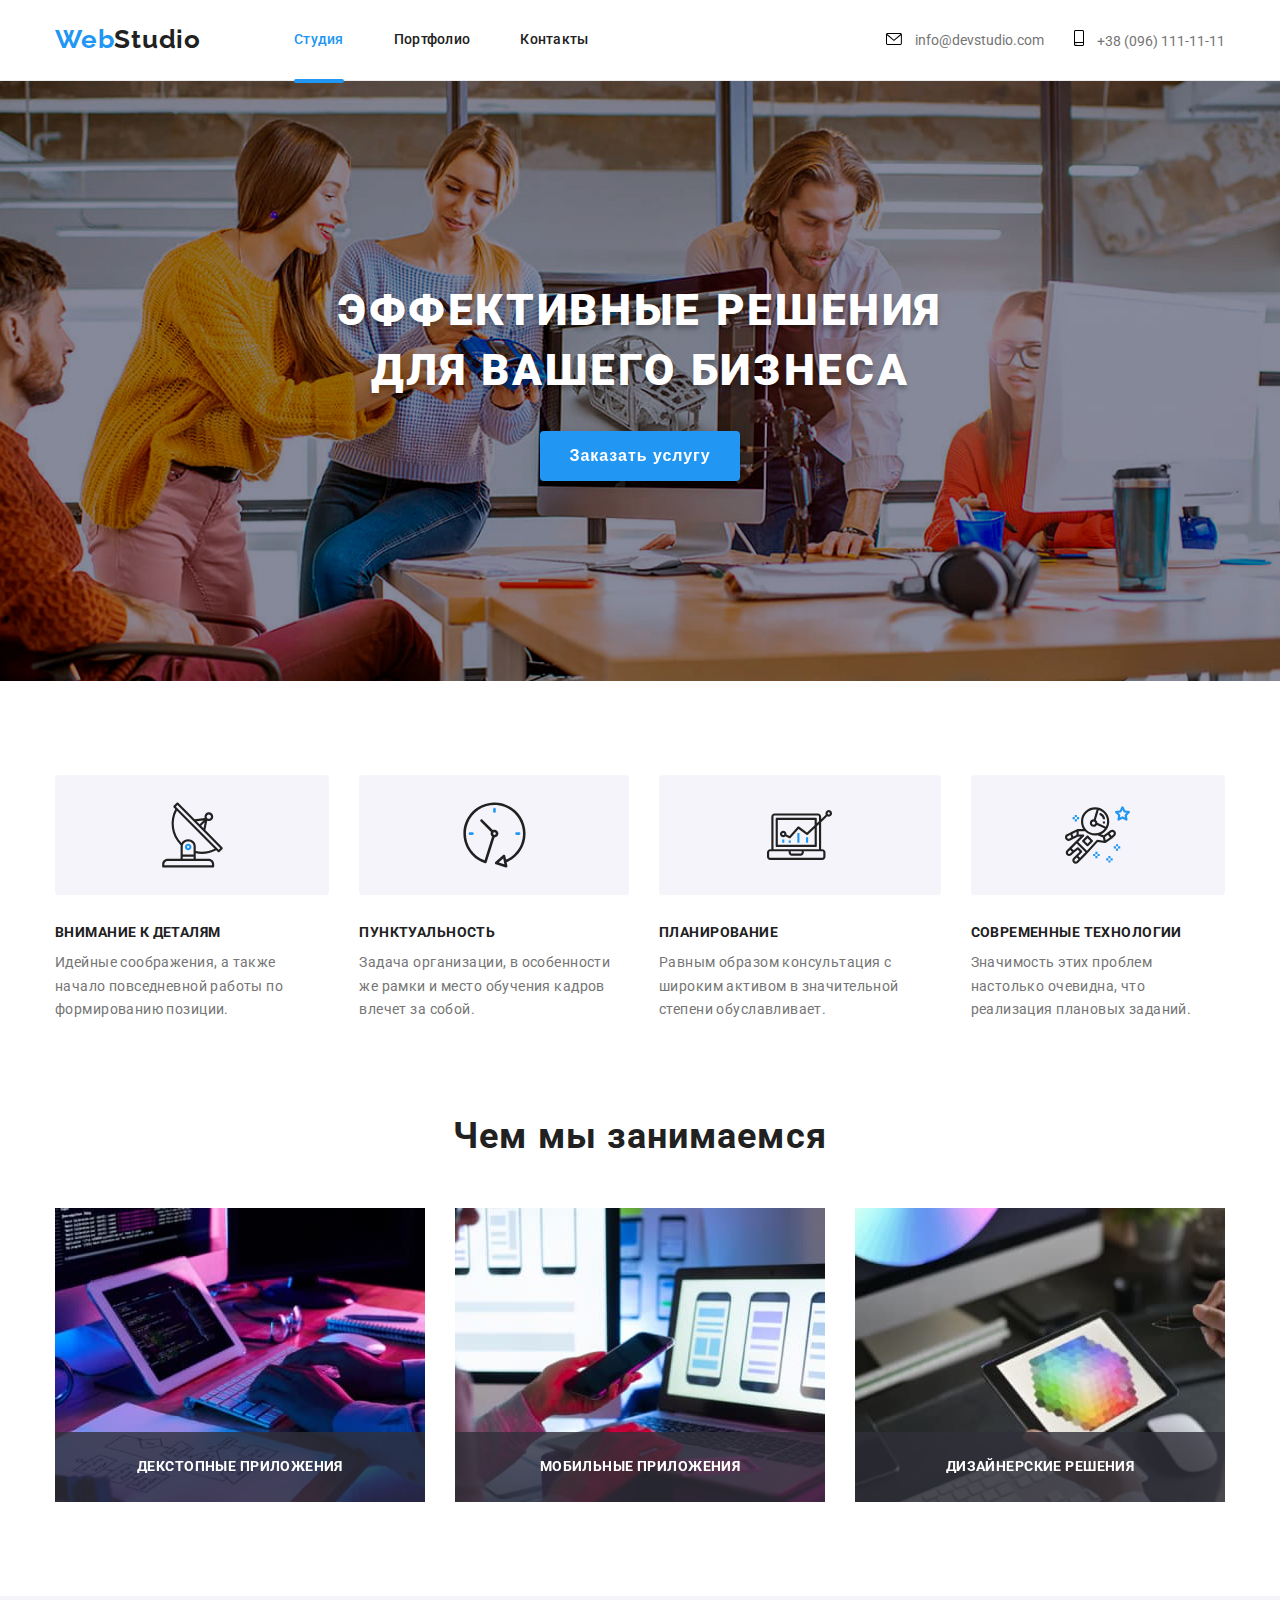
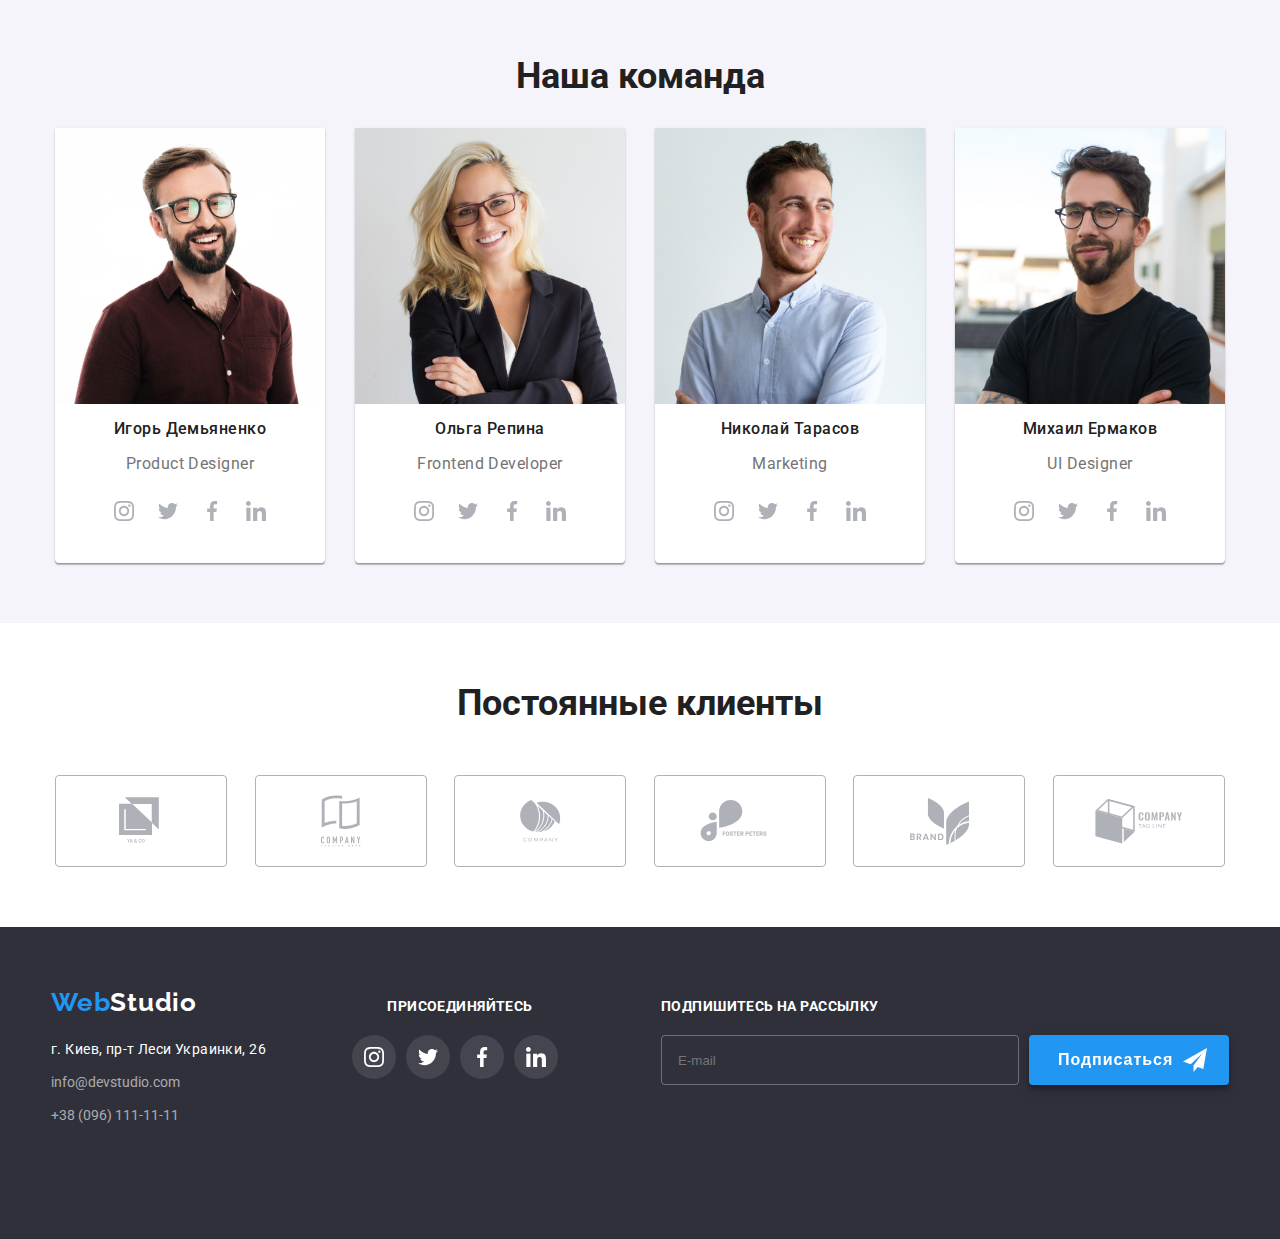
<file: index.html>
<!DOCTYPE html>
<html lang="ru">
  <head>
    <meta charset="UTF-8" />
    <meta http-equiv="X-UA-Compatible" content="IE=edge" />
    <meta name="viewport" content="width=device-width, initial-scale=1.0" />
    <title>Студия</title>
    <link rel="preconnect" href="https://fonts.gstatic.com" />
    <link
      href="https://fonts.googleapis.com/css2?family=Raleway:wght@700&family=Roboto:wght@400;500;700;900&display=swap"
      rel="stylesheet"
    />
    <link rel="stylesheet" href="css/main.min.css" />
  </head>
  <body>
    <!-- Шапка -->

    <header class="page-header">
      <div class="container header">
        <nav class="nav">
          <a href="./index.html" class="logo"> Web<span class="header-logo">Studio </span> </a>
          <ul class="site-nav list">
            <li class="nav-item"><a href="./index.html" class="link active">Студия</a></li>
            <li class="nav-item"><a href="./portfolio.html" class="link">Портфолио</a></li>
            <li class="nav-item"><a href="#contacts" class="link">Контакты</a></li>
          </ul>
        </nav>
        <ul class="auth-site list">
          <li class="auth-item">
            <div class="auth-block">
              <a href="mailto:info@devstudio.com" class="auth-block-link">
                <svg class="auth-icon" width="16" height="12">
                  <use href="./images/sprite.svg#mail"></use>
                </svg>
                info@devstudio.com
              </a>
            </div>
          </li>
          <li class="auth-item">
            <div class="auth-block">
              <a href="tel:+380961111111" class="auth-block-link">
                <svg class="auth-icon" width="10" height="16">
                  <use href="./images/sprite.svg#smartphone"></use>
                </svg>
                +38 (096) 111-11-11
              </a>
            </div>
          </li>
        </ul>
            <button class="mobile-open-btn" data-menu-button>
                <svg class="mobile-open-icon">
                    <use href="./images/sprite.svg#burger"></use>
                </svg>
            </button>
         <div class="mobile-menu" data-menu>
            <button class="mobile-menu-close-btn" data-menu-close>
                <svg class="mobile-menu-close-icon">
                    <use href="./images/sprite.svg#burger-close"></use>
                </svg> 
              </button>
              <ul class="burger-site-nav list">
                <li class="nav-item"><a href="./index.html" class="link active">Студия</a></li>
                <li class="nav-item"><a href="./portfolio.html" class="link active">Портфолио</a></li>
                <li class="nav-item"><a href="#contacts" class="link">Контакты</a></li>
              </ul>
              <ul class="burger-auth-site list">
                <li class="burger-auth-item">
                    <a href="mailto:info@devstudio.com" class="auth-mail">
                      info@devstudio.com
                    </a>
                </li>
                <li class="burger-auth-item">
                    <a href="tel:+380961111111" class="auth-tel">
                      +38 (096) 111-11-11
                    </a>
                </li>
              </ul>
              <div class="social-list-burger">
              <ul class="social-burger">
                <li class="social-list-burger-item">
                  <a href="" class="social-list-burger-link">
                    Instagram
                  </a>
                </li>
                <li class="social-list-burger-item">
                  <a href="" class="social-list-burger-link">
                    Twitter
                  </a>
                </li>
                <li class="social-list-burger-item">
                  <a href="" class="social-list-burger-link">
                    Facebook
                  </a>
                </li>
                <li class="social-list-burger-item">
                  <a href="" class="social-list-burger-link">
                    LinkedIn
                  </a>
                </li>
              </ul>
            </div>
            </div>
          </nav>
            

          <!-- <ul class="site-nav list">
            <li class="nav-item"><a href="./index.html" class="link active">Студия</a></li>
            <li class="nav-item"><a href="./portfolio.html" class="link">Портфолио</a></li>
            <li class="nav-item"><a href="#contacts" class="link">Контакты</a></li>
          </ul>
        </nav>
        <ul class="auth-site list">
          <li class="auth-item">
            <div class="auth-block">
              <a href="mailto:info@devstudio.com" class="auth-block-link">
                <svg class="auth-icon" width="16" height="12">
                  <use href="./images/sprite.svg#mail"></use>
                </svg>
                info@devstudio.com
              </a>
            </div>
          </li>
          <li class="auth-item">
            <div class="auth-block">
              <a href="tel:+380961111111" class="auth-block-link">
                <svg class="auth-icon" width="10" height="16">
                  <use href="./images/sprite.svg#smartphone"></use>
                </svg>
                +38 (096) 111-11-11
              </a>
            </div>
          </li>
        </ul> -->
      </div>
    </header>
    <main>
      <!-- Герой -->
      
      <section class="section hero">
           <h1 class="hero-title">Эффективные решения для вашего бизнеса</h1>
            <button type="button" class="button primary" data-modal-open> Заказать услугу</button>
            <div class="backdrop is-hidden" data-modal>
               <div class="modal">
                 <button type="button" class="close" data-modal-close> 
                   <svg class="signup-svg">
                     <use href="./images/sprite.svg#modal-close"></use>
                    </svg>
                  </button>
                  <form action="" class="signup-form">
                    <h2 class="signup-heading">Оставьте свои данные, мы вам перезвоним</h2>
                    <label class="signup-field">
                      Имя
                      <span class="signup-form-input-wrapper">
                        <input name="user-name" class="signup-form-input" type="text">
                        <svg class="modal-icon">
                          <use href="./images/sprite.svg#modal-person"></use>
                        </svg>
                      </span>
                    </label>
                    <label class="signup-field">
                      Телефон
                      <span class="signup-form-input-wrapper">
                        <input name="user-phone" class="signup-form-input" type="tel">
                        <svg class="modal-icon">
                          <use href="./images/sprite.svg#modal-phone"></use>
                        </svg>
                      </span>
                    </label>
                    <label class="signup-field">
                      Почта
                      <span class="signup-form-input-wrapper">
                        <input name="user-mail" class="signup-form-input" type="email">
                        <svg class="modal-icon">
                          <use href="./images/sprite.svg#modal-mail"></use>
                        </svg>
                      </span>
                    </label>
                    <label class="signup-field">
                      Комментарий
                      <textarea name="user-massage" placeholder="Введите текст" class="signup-textarea"></textarea>
                    </label>
                    <span class="signup-term">
                      <input id="user-term" type="checkbox" name="user-term" class="signup-form-term visually-hidden">  
                      <label class="signup-form-term-desc" for="user-term"> Соглашаюсь с рассылкой и принимаю <a class="terms-link" href=""> Условия договора</a></label>
                    </span>
                    <button type="submit" class="button signup-button">Отправить</button>
                  </form>
                </div>
              </div>
          </section>

      <div class="container">
        <ul class="advantage">
          <li class="advantage-list">
            <div class="icon-background">
            <svg class="svg-icon">
              <use href="./images/sprite.svg#antenna"></use>
            </svg>
            </div>
            <h3 class="advantage-title">ВНИМАНИЕ К ДЕТАЛЯМ</h3>
            <p class="advantage-text">Идейные соображения, а также начало повседневной работы по формированию позиции.</p>
          </li>
          <li class="advantage-list">
            <div class="icon-background">
            <svg class="svg-icon">
              <use href="./images/sprite.svg#clock"></use>
            </svg>
            </div>
              <h3 class="advantage-title">ПУНКТУАЛЬНОСТЬ</h3>
              <p class="advantage-text">Задача организации, в особенности же рамки и место обучения кадров влечет за собой.</p>
          </li>
          <li class="advantage-list">
            <div class="icon-background">
            <svg class="svg-icon">
              <use href="./images/sprite.svg#diagram"></use>
            </svg>
            </div>
              <h3 class="advantage-title">ПЛАНИРОВАНИЕ</h3>
              <p class="advantage-text">Равным образом консультация с широким активом в значительной степени обуславливает.</p>
          </li>
          <li class="advantage-list">
            <div class="icon-background">
            <svg class="svg-icon">
              <use href="./images/sprite.svg#astronaut"></use>
            </svg>
            </div>
              <h3 class="advantage-title">СОВРЕМЕННЫЕ ТЕХНОЛОГИИ</h3>
              <p class="advantage-text">Значимость этих проблем настолько очевидна, что реализация плановых заданий.</p>
          </li>
        </ul>
      </div>

      <!-- Наши преимущества -->

      <section class="section works">
        <div class="container-works">
          <h2 class="works-title">Чем мы занимаемся</h2>
          <ul class="works">
            <li class="works-image">
              <div class="works-info">
                <picture>
                  <source
                  srcset="./images/advantages/advantage1-desktop@1x.jpg 1x, ./images/advantages/advantage1-desktop@2x.jpg 2x"
                  media="" type="image/webp">
                  <source>
                    <img src="./images/advantages/advantage1-desktop@1x.jpg"  alt="программирование на планшете" />
                </picture>
              <p class="works-text">ДЕКСТОПНЫЕ ПРИЛОЖЕНИЯ</p>
              </div>
            </li>
            <li class="works-image">
              <div class="works-info">
                 <picture>
                  <source
                  srcset="./images/advantages/advantage2-desktop@1x.jpg 1x, ./images/advantages/advantage2-desktop@2x.jpg 2x"
                  media="(min-width: 780px)" type="image/webp">
                  <source>
                      <img src="./images/advantages/advantage2-desktop@1x.jpg"  alt="дизайн приложения" />
                </picture>
              <p class="works-text">МОБИЛЬНЫЕ ПРИЛОЖЕНИЯ</p>
              </div>
            </li>
            <li class="works-image">
              <div class="works-info">
                  <picture>
                  <source
                  srcset="./images/advantages/advantage3-desktop@1x.jpg 1x, ./images/advantages/advantage3-desktop@2x.jpg 2x"
                  media="(min-width: 1200px)" type="image/webp">
                  <source>
                  <img src="./images/advantages/advantage3-desktop@1x.jpg"  alt="Планшет с палитрой" />
                </picture>
              <p class="works-text">ДИЗАЙНЕРСКИЕ РЕШЕНИЯ</p>
              </div>
            </li>
          </ul>
        </div>
      </section>

      <!-- Состав команды -->

      <section class="section-team">
        <div class="container">
           <h2 class="section-team-title">Наша команда</h2>
          <ul class="team-list">
            <li class="team-item">
               <picture>
                  <source
                  srcset="./images/team/face-mobile@1x.jpg 1x, ./images/team/face-mobile@2x.jpg 2x"
                  media="" type="image/webp">
                  <source>
                  <source
                  srcset="./images/team/face-tablet@1x.jpg 1x, ./images/team/face-tablet@2x.jpg 2x"
                  media="(min-width: 780px)" type="image/webp">
                  <source>
                  <source
                  srcset="./images/team/face-desktop@1x.jpg 1x, ./images/team/face-desktop@2x.jpg 2x"
                  media="(min-width: 1200px)" type="image/webp">
                  <source>
                  <img class="team-person" src="./images/team/face-mobile@1x.jpg" alt="Игорь Демьяненко" />
                </picture>
              <h3 class="name-person">Игорь Демьяненко</h3>
              <p class="position-person">Product Designer</p>
              <div class="social-list">
                <ul class="social-list list">
                  <li class="social-list-item">
                    <a href="" class="social-list-link">
                      <svg class="social-list-icon">
                        <use href="./images/sprite.svg#instagram"></use>
                      </svg>
                    </a>
                  </li>
                  <li class="social-list-item">
                    <a href="" class="social-list-link">
                      <svg class="social-list-icon">
                        <use href="./images/sprite.svg#twitter"></use>
                      </svg>
                    </a>
                  </li>
                  <li class="social-list-item">
                    <a href="" class="social-list-link">
                      <svg class="social-list-icon">
                        <use href="./images/sprite.svg#facebook"></use>
                      </svg>
                    </a>
                  </li>
                  <li class="social-list-item">
                    <a href="" class="social-list-link">
                      <svg class="social-list-icon">
                        <use href="./images/sprite.svg#linkedin"></use>
                      </svg>
                    </a>
                  </li>
                </ul>
              <li class="team-item">
                  <picture>
                  <source
                  srcset="./images/team/face1-mobile@1x.jpg 1x, ./images/team/face1-mobile@2x.jpg 2x"
                  media="" type="image/webp">
                  <source>
                  <source
                  srcset="./images/team/face1-tablet@1x.jpg 1x, ./images/team/face1-tablet@2x.jpg 2x"
                  media="(min-width: 780px)" type="image/webp">
                  <source>
                  <source
                  srcset="./images/team/face1-desktop@1x.jpg 1x, ./images/team/face1-desktop@2x.jpg 2x"
                  media="(min-width: 1200px)" type="image/webp">
                  <source>
                  <img class="team-person" src="./images/team/face1-mobile@1x.jpg" alt="Ольга Репина" />
                </picture>
              <h3 class="name-person">Ольга Репина</h3>
              <p class="position-person">Frontend Developer</p>
              <div class="social-list">
                <ul class="social-list list">
                  <li class="social-list-item">
                    <a href="" class="social-list-link">
                      <svg class="social-list-icon">
                        <use href="./images/sprite.svg#instagram"></use>
                      </svg>
                    </a>
                  </li>
                  <li class="social-list-item">
                    <a href="" class="social-list-link">
                      <svg class="social-list-icon">
                        <use href="./images/sprite.svg#twitter"></use>
                      </svg>
                    </a>
                  </li>
                  <li class="social-list-item">
                    <a href="" class="social-list-link">
                      <svg class="social-list-icon">
                        <use href="./images/sprite.svg#facebook"></use>
                      </svg>
                    </a>
                  </li>
                  <li class="social-list-item">
                    <a href="" class="social-list-link">
                      <svg class="social-list-icon">
                        <use href="./images/sprite.svg#linkedin"></use>
                      </svg>
                    </a>
                  </li>
                </ul>
              </div>
            </li>
            <li class="team-item">
                <picture>
                  <source
                  srcset="./images/team/face2-mobile@1x.jpg 1x, ./images/team/face2-mobile@2x.jpg 2x"
                  media="" type="image/webp">
                  <source>
                  <source
                  srcset="./images/team/face2-tablet@1x.jpg 1x, ./images/team/face2-tablet@2x.jpg 2x"
                  media="(min-width: 780px)" type="image/webp">
                  <source>
                  <source
                  srcset="./images/team/face2-desktop@1x.jpg 1x, ./images/team/face2-desktop@2x.jpg 2x"
                  media="(min-width: 1200px)" type="image/webp">
                  <source>
                  <img class="team-person" src="./images/team/face2-mobile@1x.jpg" alt="Николай Тарасов" />
                </picture>
              <h3 class="name-person">Николай Тарасов</h3>
              <p class="position-person">Marketing</p>
              <div class="social-list">
                <ul class="social-list list">
                  <li class="social-list-item">
                    <a href="" class="social-list-link">
                      <svg class="social-list-icon">
                        <use href="./images/sprite.svg#instagram"></use>
                      </svg>
                    </a>
                  </li>
                  <li class="social-list-item">
                    <a href="" class="social-list-link">
                      <svg class="social-list-icon">
                        <use href="./images/sprite.svg#twitter"></use>
                      </svg>
                    </a>
                  </li>
                  <li class="social-list-item">
                    <a href="" class="social-list-link">
                      <svg class="social-list-icon">
                        <use href="./images/sprite.svg#facebook"></use>
                      </svg>
                    </a>
                  </li>
                  <li class="social-list-item">
                    <a href="" class="social-list-link">
                      <svg class="social-list-icon">
                        <use href="./images/sprite.svg#linkedin"></use>
                      </svg>
                    </a>
                  </li>
                </ul>
              </div>
            </li>
                  
            <li class="team-item">
                <picture>
                  <source
                  srcset="./images/team/face3-mobile@1x.jpg 1x, ./images/team/face3-mobile@2x.jpg 2x"
                  media="" type="image/webp">
                  <source>
                  <source
                  srcset="./images/team/face3-tablet@1x.jpg 1x, ./images/team/face3-tablet@2x.jpg 2x"
                  media="(min-width: 780px)" type="image/webp">
                  <source>
                  <source
                  srcset="./images/team/face3-desktop@1x.jpg 1x, ./images/team/face3-desktop@2x.jpg 2x"
                  media="(min-width: 1200px)" type="image/webp">
                  <source>
                  <img class="team-person" src="./images/team/face3-mobile@1x.jpg" alt="Михаил Ермаков" />
                </picture>
              <h3 class="name-person">Михаил Ермаков</h3>
              <p class="position-person">UI Designer</p>
              <div class="social-list">
                <ul class="social-list list">
                  <li class="social-list-item">
                    <a href="" class="social-list-link">
                      <svg class="social-list-icon">
                        <use href="./images/sprite.svg#instagram"></use>
                      </svg>
                    </a>
                  </li>
                  <li class="social-list-item">
                    <a href="" class="social-list-link">
                      <svg class="social-list-icon">
                        <use href="./images/sprite.svg#twitter"></use>
                      </svg>
                    </a>
                  </li>
                  <li class="social-list-item">
                    <a href="" class="social-list-link">
                      <svg class="social-list-icon">
                        <use href="./images/sprite.svg#facebook"></use>
                      </svg>
                    </a>
                  </li>
                  <li class="social-list-item">
                    <a href="" class="social-list-link">
                      <svg class="social-list-icon">
                        <use href="./images/sprite.svg#linkedin"></use>
                      </svg>
                    </a>
                  </li>
                </ul>
              </div>
            </li>
          </ul>
        </div>
      </section>
        <div class="container">
          <h2 class="section section-partner-title">Постоянные клиенты</h2>
          <div class="partners">
              <ul class="partner-list">
                  <li class="partner-list-item">
                    <a href="#" class="partner-list-link">
                      <svg width="44" height="49" class="partner-list-icon" >
                        <use href="./images/sprite.svg#logo1"></use>
                      </svg>
                    </a>
                  </li>
                  <li class="partner-list-item">
                    <a href="#" class="partner-list-link">
                      <svg width="40" height="52" class="partner-list-icon">
                        <use href="./images/sprite.svg#logo2"></use>
                      </svg>
                    </a>
                  </li>
                  <li class="partner-list-item">
                    <a href="#" class="partner-list-link">
                      <svg width="41" height="42" class="partner-list-icon">
                        <use href="./images/sprite.svg#logo3"></use>
                      </svg>
                    </a>
                  </li>
                  <li class="partner-list-item">
                    <a href="#" class="partner-list-link">
                      <svg width="80" height="42" class="partner-list-icon" >
                        <use href="./images/sprite.svg#logo4"></use>
                      </svg>
                    </a>
                  </li>
                  <li class="partner-list-item">
                    <a href="#" class="partner-list-link">
                      <svg width="59" height="47" class="partner-list-icon">
                        <use href="./images/sprite.svg#logo5"></use>
                      </svg>
                    </a>
                  </li>
                  <li class="partner-list-item">
                    <a href="#" class="partner-list-link">
                      <svg width="88" height="45" class="partner-list-icon">
                        <use href="./images/sprite.svg#logo6"></use>
                      </svg>
              </ul>
          </div> 
        </div>
    </main>

    <!-- Подвал -->

    <footer class="footer">
      <div class="container">
         <div class="footer-adress">
        <a href="./index.html" class="logo footer"> Web<span class="footer-logo">Studio </span> </a>

        <!-- Контакты -->
       
        <address class="contacts footer">
          <p>г. Киев, пр-т Леси Украинки, 26</p>
          <a class="link" href="mailto:info@devstudio.com">info@devstudio.com</a>
          <a class="link" href="tel:+380961111111">+38 (096) 111-11-11</a>
            </div class="footer-adress">
            <div class="footer-social">
              <p class="footer-list-title">ПРИСОЕДИНЯЙТЕСЬ</p>
              <ul class="footer-list list">
                <li class="footer-list-item">
                  <a href="#" class="footer-list-link">
                    <svg class="footer-list-icon">
                      <use href="./images/sprite.svg#instagram"></use>
                    </svg>
                  </a>
                </li>
                <li class="footer-list-item">
                  <a href="#" class="footer-list-link">
                    <svg class="footer-list-icon">
                      <use href="./images/sprite.svg#twitter"></use>
                    </svg>
                  </a>
                </li>
                <li class="footer-list-item">
                  <a href="#" class="footer-list-link">
                    <svg class="footer-list-icon">
                      <use href="./images/sprite.svg#facebook"></use>
                    </svg>
                  </a>
                </li>
                <li class="footer-list-item">
                  <a href="#" class="footer-list-link">
                    <svg class="footer-list-icon">
                      <use href="./images/sprite.svg#linkedin"></use>
                    </svg>
                  </a>
                </li>
                </ul>
              </div>     
                <div class="subscribe-social-box">
                  <p class="subscribe-list-title">Подпишитесь на рассылку</p>
                    <div class="subscribe-social">
                      <input name="user-mail" class="subscribe-form-input" type="email" placeholder="E-mail">
                      <button type="button" class="button subscribe"> Подписаться
                        <svg class="subscribe-icon">
                          <use href="./images/sprite.svg#modal-send"></use>
                        </svg>
                      </button>
                    </div> 
               </div>  
             </div>
        </address>
      </div>
    </footer>

  <script src="./js/modal.js"></script>
  <script src="./js/menu.js"></script>
  </body>
</html>
</file>
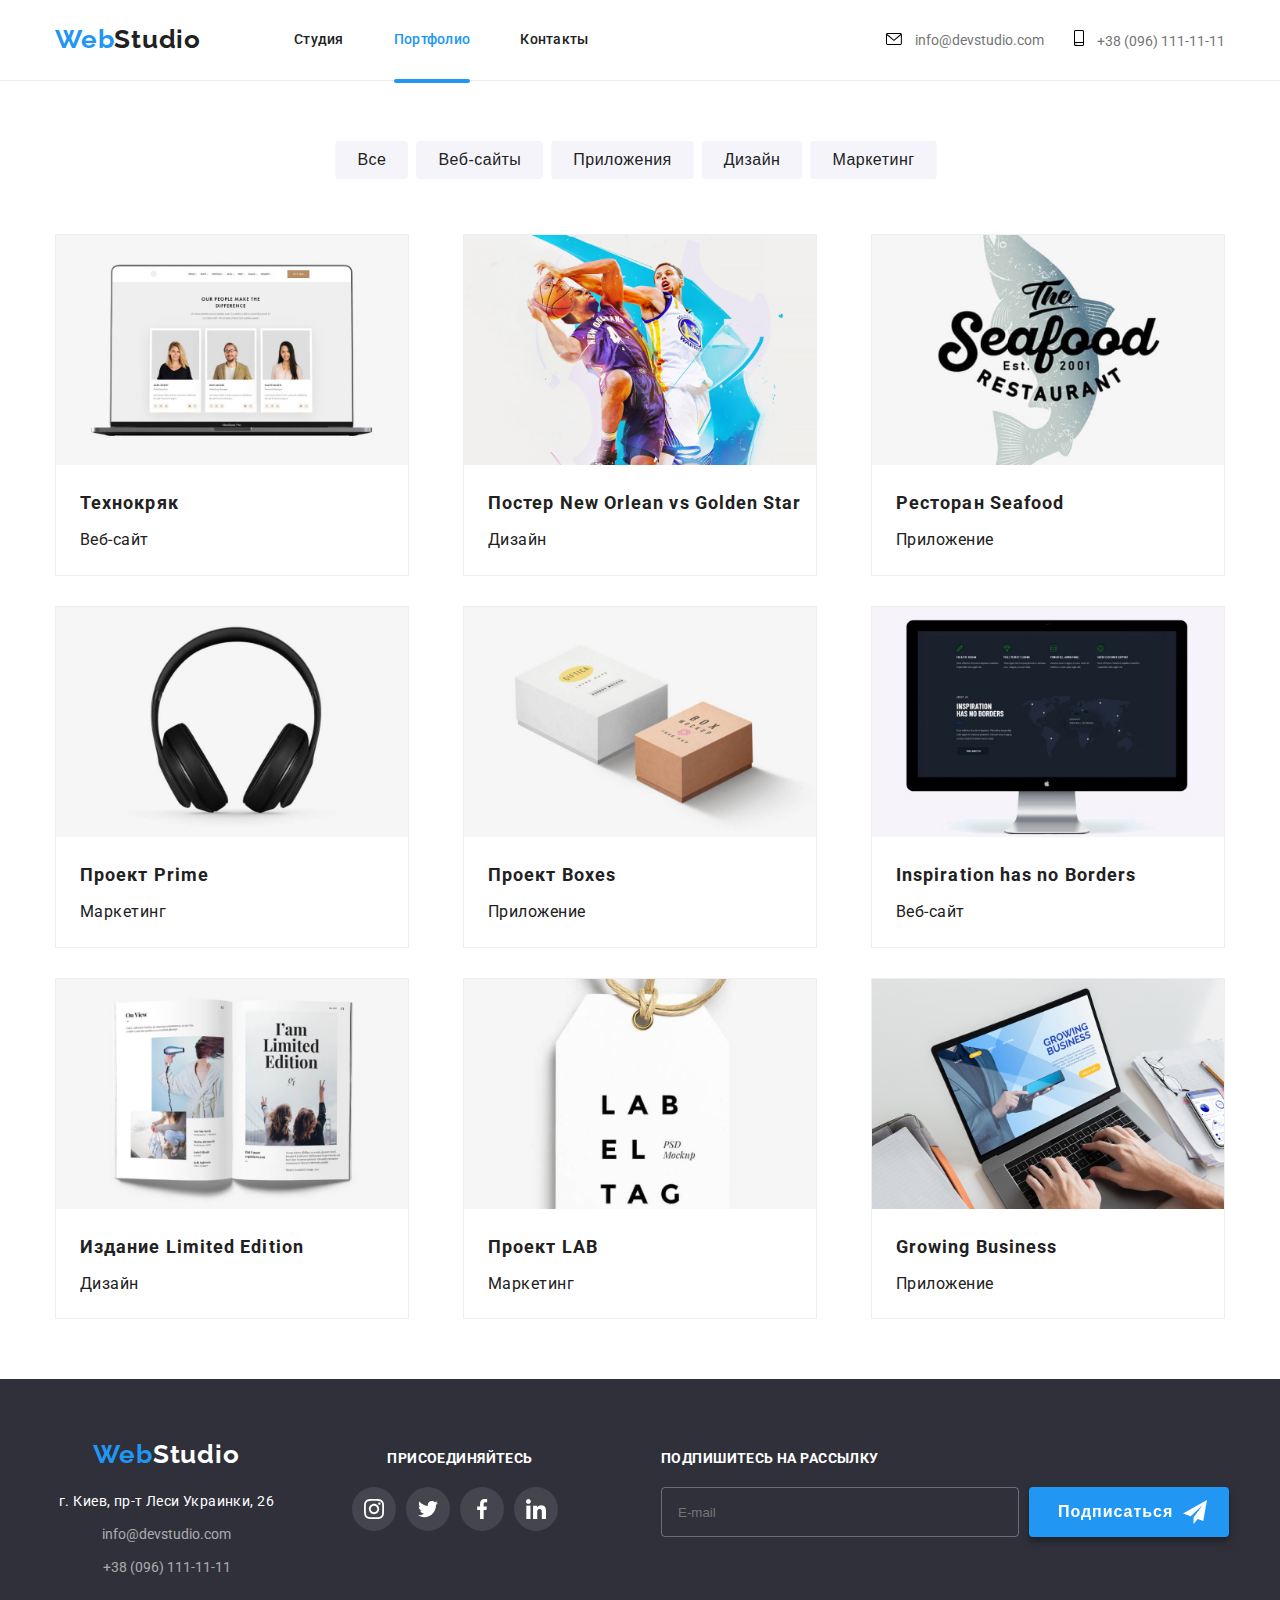
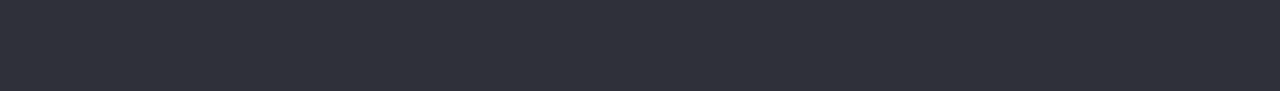
<file: portfolio.html>
<!DOCTYPE html>
<html lang="ru">
  <head>
    <meta charset="UTF-8" />
    <meta http-equiv="X-UA-Compatible" content="IE=edge" />
    <meta name="viewport" content="width=device-width, initial-scale=1.0" />
    <title>Студия</title>
    <link rel="preconnect" href="https://fonts.gstatic.com" />
    <link
      href="https://fonts.googleapis.com/css2?family=Raleway:wght@700&family=Roboto:wght@400;500;700;900&display=swap"
      rel="stylesheet"
    />
    <link rel="stylesheet" href="css/main.min.css" />
    <link rel="stylesheet" href="css/portfolio.min.css" />
  </head>
  <body>
    <!-- Шапка -->
    <header class="page-header">
      <div class="container header">
        <nav class="nav">
          <a href="./index.html" class="logo"> Web<span class="header-logo">Studio </span> </a>
          <ul class="site-nav list">
            <li class="nav-item"><a href="./index.html" class="link">Студия</a></li>
            <li class="nav-item"><a href="./portfolio.html" class="link active">Портфолио</a></li>
            <li class="nav-item"><a href="#contacts" class="link">Контакты</a></li>
          </ul>
        </nav>
        <ul class="auth-site list">
          <li class="auth-item">
            <div class="auth-block">
              <a href="mailto:info@devstudio.com" class="auth-block-link">
                <svg class="auth-icon" width="16" height="12">
                  <use href="./images/sprite.svg#mail"></use>
                </svg>
                info@devstudio.com
              </a>
            </div>
          </li>
          <li class="auth-item">
            <div class="auth-block">
              <a href="tel:+380961111111" class="auth-block-link">
                <svg class="auth-icon" width="10" height="16">
                  <use href="./images/sprite.svg#smartphone"></use>
                </svg>
                +38 (096) 111-11-11
              </a>
            </div>
          </li>
        </ul>
            <button class="mobile-open-btn" data-menu-button>
                <svg class="mobile-open-icon">
                    <use href="./images/sprite.svg#burger"></use>
                </svg>
            </button>
         <div class="mobile-menu" data-menu>
            <button class="mobile-menu-close-btn" data-menu-close>
                <svg class="mobile-menu-close-icon">
                    <use href="./images/sprite.svg#burger-close"></use>
                </svg> 
              </button>
              <ul class="burger-site-nav list">
                <li class="nav-item"><a href="./index.html" class="link">Студия</a></li>
                <li class="nav-item"><a href="./portfolio.html" class="link active">Портфолио</a></li>
                <li class="nav-item"><a href="#contacts" class="link">Контакты</a></li>
              </ul>
              <ul class="burger-auth-site list">
                <li class="burger-auth-item">
                    <a href="mailto:info@devstudio.com" class="auth-mail">
                      info@devstudio.com
                    </a>
                </li>
                <li class="burger-auth-item">
                    <a href="tel:+380961111111" class="auth-tel">
                      +38 (096) 111-11-11
                    </a>
                </li>
              </ul>
              <div class="social-list-burger">
              <ul class="social-burger">
                <li class="social-list-burger-item">
                  <a href="" class="social-list-burger-link">
                    Instagram
                  </a>
                </li>
                <li class="social-list-burger-item">
                  <a href="" class="social-list-burger-link">
                    Twitter
                  </a>
                </li>
                <li class="social-list-burger-item">
                  <a href="" class="social-list-burger-link">
                    Facebook
                  </a>
                </li>
                <li class="social-list-burger-item">
                  <a href="" class="social-list-burger-link">
                    LinkedIn
                  </a>
                </li>
              </ul>
            </div>
            </div>
          </nav>
          <!-- <ul class="site-nav list">
            <li class="nav-item"><a href="./index.html" class="link">Студия</a></li>
            <li class="nav-item"><a href="./portfolio.html" class="link active">Портфолио</a></li>
            <li class="nav-item"><a href="#contacts" class="link">Контакты</a></li>
          </ul>
        </nav>
        <ul class="auth-site list">
          <li class="auth-item">
            <div class="auth-block">
              <a href="mailto:info@devstudio.com" class="auth-block-link">
                <svg class="auth-icon" width="16" height="12">
                  <use href="./images/sprite.svg#mail"></use>
                </svg>
                info@devstudio.com
              </a>
            </div>
          </li>
          <li class="auth-item">
            <div class="auth-block">
              <a href="tel:+380961111111" class="auth-block-link">
                <svg class="auth-icon" width="10" height="16">
                  <use href="./images/sprite.svg#smartphone"></use>
                </svg>
                +38 (096) 111-11-11
              </a>
            </div>
          </li>
        </ul> -->
      </div>
    </header>
    <main>
      <section class="container">
        <h1 class="visually-hidden">Портфолио</h1>
        <div class="portfolio-buttons">
        <ul class="button-list">
          <li class="button-item">
            <button type="button" class="button-secondary">Все</button>
          </li>
          <li class="button-item">
            <button type="button" class="button-secondary">Веб-сайты</button>
          </li>
          <li class="button-item">
            <button type="button" class="button-secondary">Приложения</button>
          </li>
          <li class="button-item">
            <button type="button" class="button-secondary">Дизайн</button>
          </li>
          <li class="button-item">
            <button type="button" class="button-secondary">Маркетинг</button>
          </li>
        </ul>
        </div>
        <!-- </section>
      <section class="container"> -->
        <ul class="ul-project">
          <li class="project-list">
            <div class="project-info">
                <picture>
                  <source
                  srcset="images/portfolio/project-mobile@1x.jpg 1x, images/portfolio/project-mobile@2x.jpg 2x"
                  media="" type="image/webp">
                  <source>
                  <source
                  srcset="images/portfolio/project-tablet@1x.jpg 1x, images/portfolio/project-tablet@2x.jpg 2x"
                  media="(min-width: 780px)" type="image/webp">
                  <source>
                  <source
                  srcset="images/portfolio/project-desktop@1x.jpg 1x, images/portfolio/project-desktop@2x.jpg 2x"
                  media="(min-width: 1200px)" type="image/webp">
                  <source>
                  <img src="images/portfolio/project-mobile@1x.jpg"  alt="Технокряк" />
                </picture>
              <p class="project-text">Технокряк это современная площадка распространения коронавируса. Компании используют эту платформу для цифрового шпионажа и атак на защищённые сервера конкурентов.</p>
             </div>
              <h2 class="project-name">Технокряк</h2>
              <p class="project-title">Веб-сайт</p>
          </li>
          <li class="project-list">
            <div class="project-info">
                <picture>
                  <source
                  srcset="images/portfolio/project1-mobile@1x.jpg 1x, images/portfolio/project1-mobile@2x.jpg 2x"
                  media="" type="image/webp">
                  <source>
                  <source
                  srcset="images/portfolio/project1-tablet@1x.jpg 1x, images/portfolio/project1-tablet@2x.jpg 2x"
                  media="(min-width: 780px)" type="image/webp">
                  <source>
                  <source
                  srcset="images/portfolio/project1-desktop@1x.jpg 1x, images/portfolio/project1-desktop@2x.jpg 2x"
                  media="(min-width: 1200px)" type="image/webp">
                  <source>
                  <img src="./images/portfolio/project1-mobile@1x.jpg"  alt="Постер New Orlean vs Golden Star"/>
                </picture>
            <p class="project-text">Технокряк это современная площадка распространения коронавируса. Компании используют эту платформу для цифрового шпионажа и атак на защищённые сервера конкурентов.</p>
            </div>
              <h2 class="project-name">Постер New Orlean vs Golden Star</h2>
              <p class="project-title">Дизайн</p>
          </li>
          <li class="project-list">
            <div class="project-info">
                <picture>
                  <source
                  srcset="images/portfolio/project2-mobile@1x.jpg 1x, images/portfolio/project2-mobile@2x.jpg 2x"
                  media="" type="image/webp">
                  <source>
                  <source
                  srcset="images/portfolio/project2-tablet@1x.jpg 1x, images/portfolio/project2-tablet@2x.jpg 2x"
                  media="(min-width: 780px)" type="image/webp">
                  <source>
                  <source
                  srcset="images/portfolio/project2-desktop@1x.jpg 1x, images/portfolio/project2-desktop@2x.jpg 2x"
                  media="(min-width: 1200px)" type="image/webp">
                  <source>
                  <img src="./images/portfolio/project2-mobile@1x.jpg"  alt="Ресторан Seafood" />
                </picture>
            <p class="project-text">Технокряк это современная площадка распространения коронавируса. Компании используют эту платформу для цифрового шпионажа и атак на защищённые сервера конкурентов.</p>
          </div> 
            <h2 class="project-name">Ресторан Seafood</h2>
              <p class="project-title">Приложение</p>
          </li>
          <li class="project-list">
            <div class="project-info">
                <picture>
                  <source
                  srcset="images/portfolio/project3-mobile@1x.jpg 1x, images/portfolio/project3-mobile@2x.jpg 2x"
                  media="" type="image/webp">
                  <source>
                  <source
                  srcset="images/portfolio/project3-tablet@1x.jpg 1x, images/portfolio/project3-tablet@2x.jpg 2x"
                  media="(min-width: 780px)" type="image/webp">
                  <source>
                  <source
                  srcset="images/portfolio/project3-desktop@1x.jpg 1x, images/portfolio/project3-desktop@2x.jpg 2x"
                  media="(min-width: 1200px)" type="image/webp">
                  <source>
                  <img src="./images/portfolio/project3-mobile@1x.jpg"  alt="Проект Prime" />
                </picture>
              <p class="project-text">Технокряк это современная площадка распространения коронавируса. Компании используют эту платформу для цифрового шпионажа и атак на защищённые сервера конкурентов.</p>
          </div>
            <h2 class="project-name">Проект Prime</h2>
              <p class="project-title">Маркетинг</p>
          </li>
          <li class="project-list">
            <div class="project-info">
                <picture>
                  <source
                  srcset="images/portfolio/project4-mobile@1x.jpg 1x, images/portfolio/project4-mobile@2x.jpg 2x"
                  media="" type="image/webp">
                  <source>
                  <source
                  srcset="images/portfolio/project4-tablet@1x.jpg 1x, images/portfolio/project4-tablet@2x.jpg 2x"
                  media="(min-width: 780px)" type="image/webp">
                  <source>
                  <source
                  srcset="images/portfolio/project4-desktop@1x.jpg 1x, images/portfolio/project4-desktop@2x.jpg 2x"
                  media="(min-width: 1200px)" type="image/webp">
                  <source>
                  <img src="./images/portfolio/project4-mobile@1x.jpg"  alt="Проект Boxes" />
                </picture>
              <p class="project-text">Технокряк это современная площадка распространения коронавируса. Компании используют эту платформу для цифрового шпионажа и атак на защищённые сервера конкурентов.</p>
          </div>
            <h2 class="project-name">Проект Boxes</h2>
              <p class="project-title">Приложение</p>
          </li>
          <li class="project-list">
            <div class="project-info">
                <picture>
                  <source
                  srcset="images/portfolio/project5-mobile@1x.jpg 1x, images/portfolio/project5-mobile@2x.jpg 2x"
                  media="" type="image/webp">
                  <source>
                  <source
                  srcset="images/portfolio/project5-tablet@1x.jpg 1x, images/portfolio/project5-tablet@2x.jpg 2x"
                  media="(min-width: 780px)" type="image/webp">
                  <source>
                  <source
                  srcset="images/portfolio/project5-desktop@1x.jpg 1x, images/portfolio/project5-desktop@2x.jpg 2x"
                  media="(min-width: 1200px)" type="image/webp">
                  <source>
                  <img src="./images/portfolio/project5-mobile@1x.jpg"  alt="Inspiration has no Borders" />
                </picture>
              <p class="project-text">Технокряк это современная площадка распространения коронавируса. Компании используют эту платформу для цифрового шпионажа и атак на защищённые сервера конкурентов.</p>
          </div>
            <h2 class="project-name">Inspiration has no Borders</h2>
              <p class="project-title">Веб-сайт</p>
          </li>
          <li class="project-list">
           <div class="project-info">
                <picture>
                  <source
                  srcset="images/portfolio/project6-mobile@1x.jpg 1x, images/portfolio/project6-mobile@2x.jpg 2x"
                  media="" type="image/webp">
                  <source>
                  <source
                  srcset="images/portfolio/project6-tablet@1x.jpg 1x, images/portfolio/project6-tablet@2x.jpg 2x"
                  media="(min-width: 780px)" type="image/webp">
                  <source>
                  <source
                  srcset="images/portfolio/project6-desktop@1x.jpg 1x, images/portfolio/project6-desktop@2x.jpg 2x"
                  media="(min-width: 1200px)" type="image/webp">
                  <source>
                  <img src="./images/portfolio/project6-mobile@1x.jpg"  alt="Издание Limited Edition" />
                </picture>
              <p class="project-text">Технокряк это современная площадка распространения коронавируса. Компании используют эту платформу для цифрового шпионажа и атак на защищённые сервера конкурентов.</p>
          </div>
            <h2 class="project-name">Издание Limited Edition</h2>
              <p class="project-title">Дизайн</p>
          </li>
          <li class="project-list">
            <div class="project-info">
                <picture>
                  <source
                  srcset="images/portfolio/project7-mobile@1x.jpg 1x, images/portfolio/project7-mobile@2x.jpg 2x"
                  media="" type="image/webp">
                  <source>
                  <source
                  srcset="images/portfolio/project7-tablet@1x.jpg 1x, images/portfolio/project7-tablet@2x.jpg 2x"
                  media="(min-width: 780px)" type="image/webp">
                  <source>
                  <source
                  srcset="images/portfolio/project7-desktop@1x.jpg 1x, images/portfolio/project7-desktop@2x.jpg 2x"
                  media="(min-width: 1200px)" type="image/webp">
                  <source>
                  <img src="./images/portfolio/project7-mobile@1x.jpg"  alt="Проект LAB" />
                </picture>
              <p class="project-text">Технокряк это современная площадка распространения коронавируса. Компании используют эту платформу для цифрового шпионажа и атак на защищённые сервера конкурентов.</p>
          </div>
            <h2 class="project-name">Проект LAB</h2>
              <p class="project-title">Маркетинг</p>
          </li>
          <li class="project-list">
            <div class="project-info">
                <picture>
                  <source
                  srcset="images/portfolio/project8-mobile@1x.jpg 1x, images/portfolio/project8-mobile@2x.jpg 2x"
                  media="" type="image/webp">
                  <source>
                  <source
                  srcset="images/portfolio/project8-tablet@1x.jpg 1x, images/portfolio/project8-tablet@2x.jpg 2x"
                  media="(min-width: 780px)" type="image/webp">
                  <source>
                  <source
                  srcset="images/portfolio/project8-desktop@1x.jpg 1x, images/portfolio/project8-desktop@2x.jpg 2x"
                  media="(min-width: 1200px)" type="image/webp">
                  <source>
                  <img src="./images/portfolio/project8-mobile@1x.jpg"  alt="Growing Business" />
                </picture>
              <p class="project-text">Технокряк это современная площадка распространения коронавируса. Компании используют эту платформу для цифрового шпионажа и атак на защищённые сервера конкурентов.</p>
          </div>
            <h2 class="project-name">Growing Business</h2>
              <p class="project-title">Приложение</p>
          </li>
        </ul>
      </section>
    </main>
    <!-- Подвал -->
        <footer class="footer">
      <div class="container">
         <div>
        <a href="./index.html" class="logo footer"> Web<span class="footer-logo">Studio </span> </a>

        <!-- Контакты -->
       
        <address class="contacts footer">
          <p>г. Киев, пр-т Леси Украинки, 26</p>
          <a class="link" href="mailto:info@devstudio.com">info@devstudio.com</a>
          <a class="link" href="tel:+380961111111">+38 (096) 111-11-11</a>
            </div>
            <div class="footer-social">
              <p class="footer-list-title">ПРИСОЕДИНЯЙТЕСЬ</p>
              <ul class="footer-list list">
                <li class="footer-list-item">
                  <a href="#" class="footer-list-link">
                    <svg class="footer-list-icon">
                      <use href="./images/sprite.svg#instagram"></use>
                    </svg>
                  </a>
                </li>
                <li class="footer-list-item">
                  <a href="#" class="footer-list-link">
                    <svg class="footer-list-icon">
                      <use href="./images/sprite.svg#twitter"></use>
                    </svg>
                  </a>
                </li>
                <li class="footer-list-item">
                  <a href="#" class="footer-list-link">
                    <svg class="footer-list-icon">
                      <use href="./images/sprite.svg#facebook"></use>
                    </svg>
                  </a>
                </li>
                <li class="footer-list-item">
                  <a href="#" class="footer-list-link">
                    <svg class="footer-list-icon">
                      <use href="./images/sprite.svg#linkedin"></use>
                    </svg>
                  </a>
                </li>
                </ul>
              </div>     
                <div class="subscribe-social-box">
                  <p class="subscribe-list-title">Подпишитесь на рассылку</p>
                    <div class="subscribe-social">
                      <input name="user-mail" class="subscribe-form-input" type="email" placeholder="E-mail">
                      <button type="button" class="button subscribe"> Подписаться
                        <svg class="subscribe-icon">
                          <use href="./images/sprite.svg#modal-send"></use>
                        </svg>
                      </button>
                    </div> 
               </div>  
             </div>
        </address>
      </div>
    </footer>
  <script src="./js/modal.js"></script>
  <script src="./js/menu.js"></script>
  </body>
</html>
</file>
<file: css/main.min.css>
:root{--primary-text-color: #212121;--primary-white-color: #ffffff;--title-text-color: #757575;--accent-text-color: #2196f3;--secondary-background-color: #f5f4fa;--hero-background-color: #2f303a}*{padding:0px}ul{list-style:none}a{text-decoration:none}header{border-bottom:1px solid #ececec}p{margin:0;padding:0}body{margin:0px;background-color:var(--primary-white-color);color:var(--primary-text-color);font-family:'Roboto', sans-serif;font-size:14px;font-weight:400}footer{font-size:14px}img{width:100%;height:auto;display:block;max-width:100%}.container{margin:0 auto;max-width:767px;padding:0 15px 0 15px;text-align:center}@media (min-width: 768px){.container{margin:0 auto;max-width:1999px;padding:0 15px 0 15px;text-align:center}}@media (min-width: 1200px){.container{max-width:100%;width:1170px;text-align:center}}.visually-hidden{position:absolute !important;clip:rect(1px 1px 1px 1px);clip:rect(1px, 1px, 1px, 1px);padding:0 !important;border:0 !important;height:1px !important;width:1px !important;overflow:hidden}.button{background-color:var(--secondary-background-color);color:var(--primary-text-color);cursor:pointer;display:inline-block;filter:drop-shadow(0px 4px 4px rgba(0,0,0,0.25))}.link{display:flex;justify-content:space-around;width:100%}.header-page{position:relative;width:100%;top:10px;left:0;transition:0.5s}.header-logo{color:var(--primary-text-color)}.logo{color:var(--accent-text-color);font-family:'Raleway', sans-serif;font-size:26px;line-height:1.19;letter-spacing:0.03em;font-weight:700}.auth-site .link{color:var(--title-text-color);font-weight:500;line-height:1.14;letter-spacing:0.02em}.auth-item:not(:last-child){margin-right:50px}.burger-auth-site.list{display:flex;flex-direction:column-reverse;margin:0;text-align:left}.burger-auth-site .auth-block-link:hover,.burger-auth-site .auth-block-link:focus{transition:all 0.25s cubic-bezier(0.4, 0, 0.2, 1);color:var(--accent-text-color)}.auth-block-link{color:var(--title-text-color)}.auth-block-link:focus .auth-icon,.auth-block-link:hover .auth-icon{transition:all 0.25s cubic-bezier(0.4, 0, 0.2, 1);color:var(--accent-text-color);fill:var(--accent-text-color)}.nav{display:flex;justify-content:space-between;align-items:center;padding:16px 0 16px 0}.nav-item:not(:last-child){padding-bottom:35px}.burger-site-nav{display:flex;flex-direction:column;align-items:flex-start}.burger-site-nav .link{color:var(--primary-text-color);font-weight:500;font-size:40px;line-height:1.17;letter-spacing:0.02em;display:block}.burger-site-nav .active{color:var(--accent-text-color);font-weight:500;line-height:1.14;letter-spacing:0.02em;position:relative}.burger-site-nav .link:hover,.burger-site-nav .link:focus{transition:all 0.25s cubic-bezier(0.4, 0, 0.2, 1);color:var(--accent-text-color)}.burger-site-nav.list{margin:0;margin-bottom:302px}.site-nav{display:none}.auth-site.list{display:none}.mobile-open-btn{position:absolute;top:12px;right:31px}.mobile-menu-close-btn:hover,.mobile-menu-close-btn:focus{fill:var(--accent-text-color)}.mobile-open-icon:hover,.mobile-open-icon:focus{fill:var(--accent-text-color)}@media (min-width: 768px){.header-page{position:relative;width:100%;top:10px;left:0;transition:0.5s}.header-logo{color:var(--primary-text-color)}.container.header{display:flex;align-items:center;align-self:center;min-width:768px}.logo{padding-top:24px;padding-bottom:25px;display:flex;color:var(--accent-text-color);font-family:'Raleway', sans-serif;font-size:26px;line-height:1.19;letter-spacing:0.03em;font-weight:700}.nav{display:flex;align-items:center;align-self:center}.nav .logo{display:flex}.nav-item:not(:last-child){margin-right:50px}.nav-item:not(:last-child){padding-bottom:0px}.nav{padding:0}.site-nav .link{color:var(--primary-text-color);font-weight:500;line-height:1.14;letter-spacing:0.02em;display:block;padding-top:32px;padding-bottom:32px}.site-nav-link{margin-right:50px}.site-nav.list{margin-left:88px;display:flex;align-items:center}.site-nav .active{color:var(--accent-text-color);font-weight:500;line-height:1.14;letter-spacing:0.02em;position:relative}.site-nav .active::before{content:'';position:absolute;left:0;top:calc(100% - 1px);width:100%;height:4px;border-radius:4px;background-color:var(--accent-text-color)}.site-nav .link:hover,.site-nav .link:focus{transition:all 0.25s cubic-bezier(0.4, 0, 0.2, 1);color:var(--accent-text-color)}.list{padding:0px;margin:0px;list-style:none}.auth-icon{margin-right:10px}.auth-site .link{color:var(--title-text-color);font-weight:500;line-height:1.14;letter-spacing:0.02em}.auth-site.list{margin-left:auto;display:flex;justify-content:right}.auth-site .auth-block-link:hover,.auth-site .auth-block-link:focus{transition:all 0.25s cubic-bezier(0.4, 0, 0.2, 1);color:var(--accent-text-color)}.auth-site.list{display:flex;flex-direction:column}.auth-item:not(:first-child){margin-top:10px}.auth-block-link{color:var(--title-text-color)}.auth-block-link:focus .auth-icon,.auth-block-link:hover .auth-icon{transition:all 0.25s cubic-bezier(0.4, 0, 0.2, 1);color:var(--accent-text-color);fill:var(--accent-text-color)}.mobile-open-btn{display:none}.mobile-menu{display:none}}@media (min-width: 1200px){.header-page{position:relative;width:100%;top:10px;left:0;transition:0.5s}.header-logo{color:var(--primary-text-color)}.container.header{display:flex;align-items:center;align-self:center}.logo{padding-top:24px;padding-bottom:25px;display:flex;color:var(--accent-text-color);font-family:'Raleway', sans-serif;font-size:26px;line-height:1.19;letter-spacing:0.03em;font-weight:700}.nav{display:flex;align-items:center;align-self:center}.nav .logo{display:flex}.nav-item:not(:last-child){margin-right:50px}.site-nav .link{color:var(--primary-text-color);font-weight:500;line-height:1.14;letter-spacing:0.02em;display:block;padding-top:32px;padding-bottom:32px}.site-nav-link{margin-right:50px}.site-nav.list{margin-left:93px;display:flex;align-items:center}.site-nav .active{color:var(--accent-text-color);font-weight:500;line-height:1.14;letter-spacing:0.02em;position:relative}.site-nav .active::before{content:'';position:absolute;left:0;top:calc(100% - 1px);width:100%;height:4px;border-radius:4px;background-color:var(--accent-text-color)}.site-nav .link:hover,.site-nav .link:focus{transition:all 0.25s cubic-bezier(0.4, 0, 0.2, 1);color:var(--accent-text-color)}.list{padding:0px;margin:0px;list-style:none}.auth-icon{margin-right:10px}.auth-site .link{color:var(--title-text-color);font-weight:500;line-height:1.14;letter-spacing:0.02em}.auth-site.list{margin-left:auto;display:flex;align-items:center;flex-direction:initial}.auth-site .auth-block-link:hover,.auth-site .auth-block-link:focus{transition:all 0.25s cubic-bezier(0.4, 0, 0.2, 1);color:var(--accent-text-color)}.auth-item:not(:first-child){margin-top:0}.auth-item:not(:first-child){margin-left:30px}.auth-item:not(:last-child){margin-right:0}.auth-block-link{color:var(--title-text-color)}.auth-block-link:focus .auth-icon,.auth-block-link:hover .auth-icon{transition:all 0.25s cubic-bezier(0.4, 0, 0.2, 1);color:var(--accent-text-color);fill:var(--accent-text-color)}.mobile-open-btn{display:none}.mobile-menu{display:none}}@media screen and (max-width: 767px){.mobile-open-btn{padding:0;border:none;background-color:transparent}.mobile-open-icon{width:40px;height:40px;fill:#000000}.mobile-menu{z-index:10;position:fixed;width:100%;max-width:480px;height:100vh;top:0;left:50%;background-color:#ffffff;padding:48px 40px;transition:all 250ms linear;transform:translateX(-50%) translateY(-100%);box-sizing:border-box}.is-open{transform:translateX(-50%) translateY(0%)}.mobile-menu-close-btn{position:absolute;top:10px;right:15px;padding:0;border:none;background-color:transparent}.mobile-menu-close-icon{width:40px;height:40px}.mobile-menu-list{display:flex}.social-burger{display:flex;margin:0;position:fixed;bottom:48px;left:40px}.social-list-burger{margin:0;position:fixed;bottom:20px}.social-list-burger-link{font-weight:500;font-size:18px;line-height:1.22;letter-spacing:0.02em;color:var(--accent-text-color)}.social-list-burger-item:not(:last-child){border-right:1px solid rgba(33,33,33,0.2);padding-right:10px}.social-list-burger-item:not(:first-child){padding-left:10px}.burger-auth-site.list{position:fixed;bottom:134px}.burger-auth-item:not(:first-child){margin-bottom:30px}.auth-mail{font-weight:500;font-size:24px;line-height:1.16;letter-spacing:0.02em;color:var(--title-text-color)}.auth-tel{font-weight:500;font-size:34px;line-height:1.17;letter-spacing:0.02em;color:var(--accent-text-color);margin-top:30px}.auth-block{margin-top:32px}}.section.hero{background-color:var(--hero-background-color);text-align:center;color:var(--primary-white-color);background-image:url("../images/hero/studio-background-mobile@1x.jpg");background-repeat:no-repeat;background-size:cover;background-position:center}.hero{background:rgba(47,48,58,0.4);padding:118px 60px 118px 60px}.hero-title{margin-top:0;font-weight:900;font-size:26px;line-height:1.61;letter-spacing:0.06em;text-transform:uppercase;text-shadow:0px 4px 4px rgba(0,0,0,0.25)}.auth-block{display:flex}.button.primary{min-width:200px;min-height:50px;text-align:center;background-color:var(--accent-text-color);color:var(--primary-white-color);font-weight:700;font-size:16px;line-height:1.88;letter-spacing:0.06em;border:none;box-shadow:0px 4px 4px rgba(0,0,0,0.15);border-radius:4px}.backdrop{position:fixed;top:0;left:0;width:100%;height:100%;background:rgba(0,0,0,0.2);box-shadow:0px 1px 3px rgba(0,0,0,0.12),0px 1px 1px rgba(0,0,0,0.14),0px 2px 1px rgba(0,0,0,0.2);border-radius:4px}.backdrop.is-hidden{opacity:0;pointer-events:none}.modal{position:absolute;top:50%;left:50%;transform:translate(-50%, -50%);width:95%;height:95%;background-color:var(--primary-white-color)}.modal-svg{width:11px;height:11px}.close{position:absolute;border:none;outline:none;width:30px;height:30px;display:flex;justify-content:center;align-items:center;top:8px;right:8px;cursor:pointer;background:var(--secondary-background-color);border:1px solid rgba(0,0,0,0.1);border-radius:50%}.sighup-term{display:flex;align-items:center}.signup-form-term-desc{position:relative;padding-left:8px;cursor:pointer}.signup-form-term-desc::before{content:'';top:0;left:-20px;width:15px;height:15px;border:2px solid var(--primary-text-color)}.signup-form-term:checked+.signup-form-term-desc::before{border-color:var(--accent-text-color);background:var(--accent-text-color) url(../images/Vector.svg) no-repeat center center}@media (min-width: 768px){.section.hero{background-color:var(--hero-background-color);text-align:center;color:var(--primary-white-color);background-image:url("../images/hero/studio-background-tablet@1x.jpg");background-repeat:no-repeat;background-size:cover;background-position:center}.hero{background:rgba(47,48,58,0.4);padding:118px 60px 118px 60px}.hero-title{margin-top:0;font-weight:900;font-size:26px;line-height:1.61;max-width:360px;margin:auto;margin-bottom:30px;letter-spacing:0.06em;text-transform:uppercase;text-shadow:0px 4px 4px rgba(0,0,0,0.25)}.auth-block{display:flex}.button.primary{min-width:200px;min-height:50px;text-align:center;background-color:var(--accent-text-color);color:var(--primary-white-color);font-weight:700;font-size:16px;line-height:1.88;letter-spacing:0.06em;border:none;box-shadow:0px 4px 4px rgba(0,0,0,0.15);border-radius:4px}.backdrop{position:fixed;top:0;left:0;width:100%;height:100%;background:rgba(0,0,0,0.2);box-shadow:0px 1px 3px rgba(0,0,0,0.12),0px 1px 1px rgba(0,0,0,0.14),0px 2px 1px rgba(0,0,0,0.2);border-radius:4px}.backdrop.is-hidden{opacity:0;pointer-events:none}.modal{position:absolute;top:50%;left:50%;transform:translate(-50%, -50%);width:528px;height:581px;background-color:var(--primary-white-color)}.modal-svg{width:11px;height:11px}.close{position:absolute;border:none;outline:none;width:30px;height:30px;display:flex;justify-content:center;align-items:center;top:8px;right:8px;cursor:pointer;background:var(--secondary-background-color);border:1px solid rgba(0,0,0,0.1);border-radius:50%}.sighup-term{display:flex;align-items:center}.signup-form-term-desc{position:relative;padding-left:8px;cursor:pointer}.signup-form-term-desc::before{content:'';top:0;left:-20px;width:15px;height:15px;border:2px solid var(--primary-text-color)}.signup-form-term:checked+.signup-form-term-desc::before{border-color:var(--accent-text-color);background:var(--accent-text-color) url(../images/Vector.svg) no-repeat center center}}@media (min-width: 1200px){.section.hero{background-color:var(--hero-background-color);text-align:center;color:var(--primary-white-color);background-image:url("../images/hero/studio-background-desktop@1x.jpg");background-repeat:no-repeat;background-size:cover;padding:200px 0px 200px 0px}.hero{background:rgba(47,48,58,0.4)}.hero-title{margin:0 auto;margin-bottom:30px;max-width:696px;font-weight:900;font-size:44px;line-height:1.36;letter-spacing:0.06em;text-transform:uppercase;text-shadow:0px 4px 4px rgba(0,0,0,0.25)}.auth-block{display:flex}.button.primary{min-width:200px;min-height:50px;text-align:center;background-color:var(--accent-text-color);color:var(--primary-white-color);font-weight:700;font-size:16px;line-height:1.88;letter-spacing:0.06em;border:none;box-shadow:0px 4px 4px rgba(0,0,0,0.15);border-radius:4px}.backdrop{position:fixed;top:0;left:0;width:100%;height:100%;background:rgba(0,0,0,0.2);box-shadow:0px 1px 3px rgba(0,0,0,0.12),0px 1px 1px rgba(0,0,0,0.14),0px 2px 1px rgba(0,0,0,0.2);border-radius:4px}.backdrop.is-hidden{opacity:0;pointer-events:none}.modal{position:absolute;top:50%;left:50%;transform:translate(-50%, -50%);width:528px;height:581px;background-color:var(--primary-white-color)}.close{position:absolute;border:none;outline:none;width:30px;height:30px;display:flex;justify-content:center;align-items:center;top:8px;right:8px;cursor:pointer;background:var(--secondary-background-color);border:1px solid rgba(0,0,0,0.1);border-radius:50%}.modal-svg{width:11px;height:11px}.sighup-term{display:flex;align-items:center}.signup-form-term-desc{position:relative;padding-left:8px;cursor:pointer}.signup-form-term-desc::before{content:'';top:0;left:-20px;width:15px;height:15px;border:2px solid var(--primary-text-color)}.signup-form-term:checked+.signup-form-term-desc::before{border-color:var(--accent-text-color);background:var(--accent-text-color) url(../images/Vector.svg) no-repeat center center}}.advantage{padding-top:60px;margin:0}.advantage-title{margin-top:30px;margin-bottom:10px;font-weight:700;font-size:14px;line-height:1.14;text-align:center;letter-spacing:0.03em;text-transform:uppercase}.advantage-text{display:block;margin:0 auto;font-weight:400;font-size:14px;line-height:1.71;letter-spacing:0.03em;text-align:left}.advantage-list:not(:last-child){margin-bottom:30px}.advantage-list:last-child{padding-bottom:60px}.icon-background{display:flex;justify-content:center;padding:25px 0 25px 0;background-color:var(--secondary-background-color);border-radius:4px}.icon-background .svg-icon{width:65px;height:70px}.section.works{display:none}@media (min-width: 768px){.advantage{display:flex;flex-wrap:wrap;padding-top:60px;margin:0;justify-content:space-around;padding-bottom:60px}.advantage-title{margin-top:30px;margin-bottom:10px;font-weight:700;font-size:14px;line-height:1.14;text-align:left;letter-spacing:0.03em;text-transform:uppercase}.advantage-text{display:block;margin:0 auto;font-weight:400;font-size:14px;line-height:1.71;letter-spacing:0.03em;text-align:left;color:var(--title-text-color)}.advantage-list{max-width:46%}.advantage-list{margin:30px 0 0 15px}.icon-background{display:flex;justify-content:center;padding:25px 0 25px 0;background-color:var(--secondary-background-color);border-radius:4px}.icon-background .svg-icon{width:65px;height:70px}.advantage-list:last-child{padding-bottom:0}.advantage-list:not(:last-child){margin-bottom:0}.section.works{display:none}}@media (min-width: 1200px){.advantage{display:flex;text-align:left;justify-content:center;margin:0;flex-wrap:initial;padding:94px 0 94px 0}.advantage-list{margin:0}.advantage-list:not(:last-child){margin-right:30px}.advantage-list:last-child{padding-bottom:0}.advantage-list:not(:last-child){margin-bottom:0}.svg-icon{width:70px;height:70px;background-color:var(--secondary-background-color);border-radius:4px}.advantage-icons-list{background-color:var(--secondary-background-color);border-radius:4px}.advantage-icons-list:not(:last-child){margin-right:30px}.section-title-image{display:flex;margin:0px;justify-content:space-between}.section-team-title{font-size:36px;line-height:1.16;text-align:center;margin-top:0px;margin-bottom:50px}.advantage-info{z-index:-1}.section .works{display:flex;justify-content:center;text-align:center}.container-works{padding-bottom:94px}.works{margin:0;margin-top:50px}.works-title{text-align:center;margin:0;font-size:36px;line-height:1.16;letter-spacing:0.03em}.works-info{position:relative}.works-image:not(:last-child){margin-right:30px}.works-text{position:absolute;display:flex;justify-content:center;align-items:center;bottom:0;width:100%;height:70px;color:var(--primary-white-color);background:rgba(47,48,58,0.8);font-weight:700;font-size:14px;line-height:1.14;letter-spacing:0.03em}.section-advantage{max-width:1170px;justify-content:space-between;margin:0px;display:flex}.section-advantage-title{margin-top:0px;margin-bottom:10px;font-size:14px;font-weight:700;line-height:1.14px;letter-spacing:0.03em}.section-advantage .list-item+.list-item{margin-left:30px}.list-item>p{font-size:14px;line-height:1.71;letter-spacing:0.03em;max-width:270px}.section-title{margin-top:0px;margin-bottom:50px;text-align:center;font-weight:500;font-size:36px;line-height:0.85;letter-spacing:0.03em;color:var(--primary-text-color)}.advantage-image:not(:last-child){margin-right:30px}.section.works{display:initial}}.section-team{background-color:var(--secondary-background-color);margin-top:0px}.section-team-title{text-align:center;margin:0;margin-bottom:30px;padding-top:60px}.team-item{display:flex;flex-direction:column;justify-content:center}.team-list{padding-bottom:60px;margin-bottom:0}.team-person{max-width:100%}.team-item{background-color:var(--primary-white-color);box-shadow:0px 1px 3px rgba(0,0,0,0.12),0px 1px 1px rgba(0,0,0,0.14),0px 2px 1px rgba(0,0,0,0.2);border-radius:0px 0px 4px 4px;text-align:center}.team>img{margin-bottom:30px;display:block}.section-team{background-color:var(--secondary-background-color)}.section-advantage-title{font-weight:500;font-size:16px;font-style:normal;line-height:0.85;letter-spacing:0.03em;margin-top:0px;margin-bottom:10px}.social-list{display:flex;justify-content:center}.social-list-link{display:flex;justify-content:center;align-items:center;width:44px;height:44px;border-radius:50%}.social-list-icon{width:20px;height:20px;fill:#afb1b8}.social-list .list{margin-top:16px;padding-bottom:30px}.social-list-link:focus,.social-list-link:hover{transition:all 0.25s cubic-bezier(0.4, 0, 0.2, 1);background-color:var(--accent-text-color)}.social-list-link:focus .social-list-icon,.social-list-link:hover .social-list-icon{transition:all 0.25s cubic-bezier(0.4, 0, 0.2, 1);fill:var(--primary-white-color)}.team-item:not(:last-child){margin-bottom:30px}@media (min-width: 768px){.section-team{background-color:var(--secondary-background-color);margin-top:0px}.section-team-title{text-align:center;margin:0;margin-bottom:30px;padding-top:60px}.team-list{display:flex;flex-wrap:wrap;padding-bottom:60px;margin:0;justify-content:space-between;margin-top:-30px;margin-left:-30px}.team-person{max-width:100%}.team-item{background-color:var(--primary-white-color);box-shadow:0px 1px 3px rgba(0,0,0,0.12),0px 1px 1px rgba(0,0,0,0.14),0px 2px 1px rgba(0,0,0,0.2);border-radius:0px 0px 4px 4px;text-align:center;width:calc(100% / 2 - 30px);margin-left:30px;margin-top:30px}.team>img{margin-bottom:30px;display:block}.section-advantage-title{font-weight:500;font-size:16px;font-style:normal;line-height:0.85;letter-spacing:0.03em;margin-top:0px;margin-bottom:10px}.social-list{display:flex;justify-content:center}.social-list-link{display:flex;justify-content:center;align-items:center;width:44px;height:44px;border-radius:50%}.social-list-icon{width:20px;height:20px;fill:#afb1b8}.social-list .list{margin-top:16px;padding-bottom:30px}.social-list-link:focus,.social-list-link:hover{transition:all 0.25s cubic-bezier(0.4, 0, 0.2, 1);background-color:var(--accent-text-color)}.social-list-link:focus .social-list-icon,.social-list-link:hover .social-list-icon{transition:all 0.25s cubic-bezier(0.4, 0, 0.2, 1);fill:var(--primary-white-color)}.team-item:not(:last-child){margin-bottom:0}}@media (min-width: 1200px){.section-team{background-color:var(--secondary-background-color);margin-top:0px}.section-team-title{text-align:center;margin:0;margin-bottom:30px;padding-top:60px}.team-list{display:flex;padding-bottom:60px;justify-content:space-between;flex-wrap:initial}.team-person{max-width:100%}.team-item{background-color:var(--primary-white-color);box-shadow:0px 1px 3px rgba(0,0,0,0.12),0px 1px 1px rgba(0,0,0,0.14),0px 2px 1px rgba(0,0,0,0.2);border-radius:0px 0px 4px 4px;text-align:center}.name-person{font-weight:500;font-size:16px;line-height:1.18;text-align:center;letter-spacing:0.03em;color:#212121}.position-person{font-weight:400;font-size:16px;line-height:1.16;text-align:center;letter-spacing:0.03em;color:#757575}.team>img{margin-bottom:30px;display:block}.section-advantage-title{font-weight:500;font-size:16px;font-style:normal;line-height:0.85;letter-spacing:0.03em;margin-top:0px;margin-bottom:10px}.social-list{display:flex;justify-content:center}.social-list-link{display:flex;justify-content:center;align-items:center;width:44px;height:44px;border-radius:50%}.social-list-icon{width:20px;height:20px;fill:#afb1b8}.social-list .list{margin-top:16px;padding-bottom:30px}.social-list-link:focus,.social-list-link:hover{transition:all 0.25s cubic-bezier(0.4, 0, 0.2, 1);background-color:var(--accent-text-color)}.social-list-link:focus .social-list-icon,.social-list-link:hover .social-list-icon{transition:all 0.25s cubic-bezier(0.4, 0, 0.2, 1);fill:var(--primary-white-color)}}.partner-list{display:flex;flex-wrap:wrap;margin:0;padding-bottom:60px;width:100%;justify-content:space-between}.partner-list .partner-list-link{display:flex;justify-content:center;align-items:center;width:auto;height:90px}.partner-list-icon{fill:#afb1b8}.partner-list-item{border:1px solid #afb1b8;box-sizing:border-box;border-radius:4px;width:calc(100% / 2 - 30px);margin-bottom:30px}.partner-list-item:hover .partner-list-icon,.partner-list-item:focus .partner-list-icon{transition:all 0.25s cubic-bezier(0.4, 0, 0.2, 1);fill:var(--accent-text-color)}.partner-list-item:hover,.partner-list-item:focus{transition:all 0.25s cubic-bezier(0.4, 0, 0.2, 1);border-color:var(--accent-text-color)}.section-partner-title{margin-top:0;padding-top:60px;margin-bottom:30px}.partner-list-item:nth-child(n+5){margin-bottom:0}@media (min-width: 768px){.partner-list{display:flex;flex-wrap:wrap;margin:0;padding-bottom:60px}.partner-list .partner-list-link{display:flex;justify-content:center;align-items:center;width:auto;height:90px}.partner-list-icon{fill:#afb1b8}.partner-list-item{border:1px solid #afb1b8;box-sizing:border-box;border-radius:4px;width:calc(100% / 3 - 30px)}.partner-list-item:hover .partner-list-icon,.partner-list-item:focus .partner-list-icon{transition:all 0.25s cubic-bezier(0.4, 0, 0.2, 1);fill:var(--accent-text-color)}.partner-list-item:hover,.partner-list-item:focus{transition:all 0.25s cubic-bezier(0.4, 0, 0.2, 1);border-color:var(--accent-text-color)}.section-partner-title{margin-top:0;padding-top:60px}.partner-list-item:nth-child(2n+1){margin-bottom:30px}.partner-list-item:nth-child(n+4){margin:0}}@media (min-width: 1200px){.partner-list{display:flex;flex-wrap:unset;margin:0;justify-content:space-between}.partner-list .partner-list-link{display:flex;justify-content:center;align-items:center;width:170px;height:90px;padding:auto}.partner-list-icon{fill:#afb1b8;padding:20px}.partner-list-item{border:1px solid #afb1b8;box-sizing:border-box;border-radius:4px;width:unset}.partner-list-item:not(:last-child){margin-right:30px}.partner-list-item:hover .partner-list-icon,.partner-list-item:focus .partner-list-icon{transition:all 0.25s cubic-bezier(0.4, 0, 0.2, 1);fill:var(--accent-text-color)}.partner-list-item:hover,.partner-list-item:focus{transition:all 0.25s cubic-bezier(0.4, 0, 0.2, 1);border-color:var(--accent-text-color)}.section.section-partner-title{font-size:36px;line-height:1.16;text-align:center;margin-top:0px;margin-bottom:50px}.partner-list-item:not(:last-child){margin-right:0px}.partner-list-item{margin-bottom:0}.partner-list-item:nth-child(2n+1){margin-bottom:0}}.footer-list-link{display:block;text-align:center}.footer-list-icon{display:inline-block;margin-left:auto;margin-right:auto}.footer{background-color:var(--hero-background-color)}.footer-logo{color:var(--primary-white-color)}.footer .logo{padding-top:60px;margin-bottom:20px;display:block}.contact>p{color:var(--primary-white-color);font-style:normal;line-height:1.71;letter-spacing:0.03em;margin:0px;margin-bottom:9px}.contacts>a{margin-bottom:9px}.contacts.footer{margin-bottom:60px}.footer-list.list{display:flex;justify-content:center;max-width:100%;margin:0;margin-bottom:60px}.footer-list-icon{width:20px;height:20px;fill:var(--primary-white-color)}.footer-list-title{display:flex;justify-content:center;margin-bottom:20px;width:100%;font-weight:700;line-height:1.14;letter-spacing:0.03em;text-transform:uppercase;color:var(--primary-white-color)}.footer-list-link{display:flex;justify-content:center;align-items:center;width:44px;height:44px;border-radius:50%;background-color:rgba(255,255,255,0.1);margin-right:10px}.footer-list-link:focus,.footer-list-link:hover{transition:all 0.25s cubic-bezier(0.4, 0, 0.2, 1);background-color:var(--accent-text-color)}.footer-list-link:focus .footer-list-icon,.footer-list-link:hover .footer-list-icon{transition:all 0.25s cubic-bezier(0.4, 0, 0.2, 1);fill:var(--primary-white-color)}.subscribe-form-input{width:100%;height:50px;box-sizing:border-box;border:1px solid rgba(255,255,255,0.3);border-radius:4px;background:none;margin-bottom:20px;padding:12px 16px}.subscribe-list-title{display:block;margin-bottom:20px;width:100%;font-weight:700;line-height:1.14;letter-spacing:0.03em;text-transform:uppercase;color:var(--primary-white-color)}.button.subscribe{max-width:200px;max-height:50px;width:100%;height:100vh;text-align:left;padding-left:29px;background-color:var(--accent-text-color);color:var(--primary-white-color);font-weight:700;font-size:16px;line-height:1.88;letter-spacing:0.06em;border:none;box-shadow:0px 4px 4px rgba(0,0,0,0.15);border-radius:4px}.button.subscribe .subscribe-icon{position:absolute;padding-left:10px;top:50%;transform:translateY(-50%);width:24px;height:24px}.contacts>p{color:var(--primary-white-color);font-style:normal;line-height:1.71;letter-spacing:0.03em;margin:0px;margin-bottom:9px}.contacts .link{font-style:normal;line-height:1.71;color:rgba(255,255,255,0.6);display:block}.contacts .link:hover,.contacts .link:focus{transition:all 0.25s cubic-bezier(0.4, 0, 0.2, 1);color:var(--accent-text-color)}.subscribe-social{padding-bottom:60px}@media (min-width: 768px){.footer-list-link{display:flex;text-align:center}.footer-list-icon{display:inline-block;margin-left:auto;margin-right:auto}.footer>.container{display:flex;flex-wrap:wrap;justify-content:center}.footer-adress{width:50%}.footer-social{width:50%;margin-top:65px}.footer{background-color:var(--hero-background-color)}.footer-logo{color:var(--primary-white-color)}.footer .logo{padding-top:60px;margin-bottom:20px;display:block}.contact>p{color:var(--primary-white-color);font-style:normal;line-height:1.71;letter-spacing:0.03em;margin:0px;margin-bottom:9px}.contacts>a{margin-bottom:9px}.contacts.footer{margin-bottom:60px}.footer-list.list{display:flex;justify-content:center;max-width:100%;margin:0;margin-bottom:60px}.footer-list-icon{width:20px;height:20px;fill:var(--primary-white-color)}.footer-list-title{display:flex;justify-content:center;margin-bottom:20px;width:100%;font-weight:700;line-height:1.14;letter-spacing:0.03em;text-transform:uppercase;color:var(--primary-white-color)}.footer-list-link{display:flex;justify-content:center;align-items:center;width:44px;height:44px;border-radius:50%;background-color:rgba(255,255,255,0.1);margin-right:10px}.footer-list-link:focus,.footer-list-link:hover{transition:all 0.25s cubic-bezier(0.4, 0, 0.2, 1);background-color:var(--accent-text-color)}.footer-list-link:focus .footer-list-icon,.footer-list-link:hover .footer-list-icon{transition:all 0.25s cubic-bezier(0.4, 0, 0.2, 1);fill:var(--primary-white-color)}.subscribe-form-input{width:100%;height:50px;box-sizing:border-box;border:1px solid rgba(255,255,255,0.3);border-radius:4px;background:none;margin-bottom:20px;padding:12px 16px}.subscribe-list-title{display:block;margin-bottom:20px;width:100%;font-weight:700;line-height:1.14;letter-spacing:0.03em;text-transform:uppercase;color:var(--primary-white-color)}.button.subscribe{max-width:200px;max-height:50px;width:100%;height:100vh;text-align:left;padding-left:29px;background-color:var(--accent-text-color);color:var(--primary-white-color);font-weight:700;font-size:16px;line-height:1.88;letter-spacing:0.06em;border:none;box-shadow:0px 4px 4px rgba(0,0,0,0.15);border-radius:4px}.button.subscribe .subscribe-icon{position:absolute;padding-left:10px;top:50%;transform:translateY(-50%);width:24px;height:24px}.contacts>p{color:var(--primary-white-color);font-style:normal;line-height:1.71;letter-spacing:0.03em;margin:0px;margin-bottom:9px}.contacts .link{font-style:normal;line-height:1.71;color:rgba(255,255,255,0.6);display:block}.contacts .link:hover,.contacts .link:focus{transition:all 0.25s cubic-bezier(0.4, 0, 0.2, 1);color:var(--accent-text-color)}.subscribe-social-box{width:58%}.subscribe-social{padding-bottom:60px}}@media (min-width: 1200px){.footer{background-color:var(--hero-background-color)}.footer-logo{color:var(--primary-white-color)}.footer .logo{margin-bottom:20px;display:block}.footer-adress{width:auto;text-align:left}.footer-social{width:auto}.contact>p{color:var(--primary-white-color);font-style:normal;line-height:1.71;letter-spacing:0.03em;margin:0px;margin-bottom:9px}.contact>p{color:var(--primary-white-color);font-style:normal;line-height:1.71;letter-spacing:0.03em;margin:0px;margin-bottom:9px}.contacts>p{color:var(--primary-white-color);font-style:normal;line-height:1.71;letter-spacing:0.03em;margin:0px;margin-bottom:9px}.contacts>a{margin-bottom:9px}.footer>.container{padding-top:60px;padding-bottom:60px;width:100%}.contacts .link{font-style:normal;line-height:1.71;color:rgba(255,255,255,0.6);display:block}.contacts .link:hover,.contacts.link:focus{transition:all 0.25s cubic-bezier(0.4, 0, 0.2, 1);color:var(--accent-text-color)}.footer .container{display:flex;padding:0}.footer-list{display:flex}.footer-list-title{display:flex;margin-bottom:20px;font-weight:700;line-height:1.14;letter-spacing:0.03em;text-transform:uppercase;color:var(--primary-white-color)}.footer-social{margin-top:72px;margin-left:70px;margin-bottom:100px}.footer-list-link{display:flex;justify-content:center;align-items:center;width:44px;height:44px;border-radius:50%;background-color:rgba(255,255,255,0.1);margin-right:10px}.footer-list-icon{width:20px;height:20px;fill:var(--primary-white-color)}.footer-list-link:focus,.footer-list-link:hover{transition:all 0.25s cubic-bezier(0.4, 0, 0.2, 1);background-color:var(--accent-text-color)}.footer-list-link:focus .footer-list-icon,.footer-list-link:hover .footer-list-icon{transition:all 0.25s cubic-bezier(0.4, 0, 0.2, 1);fill:var(--primary-white-color)}.logo.footer{padding:0;margin-top:60px}.contacts.footer{width:231px;margin-bottom:60px}.subscribe-box{display:flex;margin-top:72px}.subscribe-form-input{min-width:358px;height:50px;box-sizing:border-box;border:1px solid rgba(255,255,255,0.3);border-radius:4px;background:none;margin-right:10px;padding:12px 16px}.subscribe-social-box{margin-top:72px;margin-left:93px;width:auto}.subscribe-list-title{display:flex;margin-bottom:20px;width:100%;font-weight:700;line-height:1.14;letter-spacing:0.03em;text-transform:uppercase;color:var(--primary-white-color)}.subscribe-social{display:flex}.button.subscribe{min-width:200px;min-height:50px;text-align:left;padding-left:29px;background-color:var(--accent-text-color);color:var(--primary-white-color);font-weight:700;font-size:16px;line-height:1.88;letter-spacing:0.06em;border:none;box-shadow:0px 4px 4px rgba(0,0,0,0.15);border-radius:4px}}.modal{color:var(--title-text-color)}.signup-heading{color:var(--primary-text-color);margin:0;margin-bottom:10px}.close{background:none}.close:hover{fill:var(--accent-text-color)}.signup-form{display:flex;flex-direction:column;padding:40px}.signup-textarea{border:1px solid rgba(33,33,33,0.2);box-sizing:border-box;border-radius:4px}.signup-form-input{width:100%;height:40px;border:1px solid rgba(33,33,33,0.2);box-sizing:border-box;border-radius:4px;transition:border-color 250ms linear;padding-left:42px}.signup-form-input-wrapper{display:block;position:relative;margin-top:4px;margin-bottom:10px}.modal-icon{position:absolute;display:block;top:50%;left:15px;transform:translateY(-50%);width:18px;height:18px;transition:background-color 250ms linear}.signup-form-input:focus{outline:none;border-color:var(--accent-text-color)}.signup-form-input:focus+.modal-icon{fill:var(--accent-text-color);border-color:var(--accent-text-color)}.signup-textarea{width:100%;height:120px;border:1px solid rgba(33,33,33,0.2);border-radius:4px;padding:12px 16px;resize:none;margin-top:4px;margin-bottom:20px;transition:border-color 250ms linear}.signup-textarea:focus{outline:none;border-color:var(--accent-text-color)}.signup-form-term-desc{display:flex;justify-content:center;align-items:center;line-height:1.71;letter-spacing:0.03em}.signup-form-term-desc::before{display:block;content:'';width:16px;height:16px;outline:1px solid #000000;margin-right:10px}.signup-form-term{margin:0;margin-right:8px}.signup-term{display:flex;justify-content:center;align-items:center;margin-bottom:30px}.signup-field{text-align:left}.terms-link{text-decoration:underline;color:var(--accent-text-color);padding-left:5px}.signup-button{display:block;margin:0 auto;width:200px;height:50px;border-radius:4px;background-color:var(--accent-text-color);color:var(--primary-white-color);cursor:pointer;font-weight:700;font-size:16px;line-height:1.87;letter-spacing:0.06em}.subscribe-icon{position:absolute;padding-left:10px;top:50%;transform:translateY(-50%);width:24px;height:24px}
/*# sourceMappingURL=main.min.css.map */
</file>
<file: css/portfolio.min.css>
:root{--primary-text-color: #212121;--primary-white-color: #ffffff;--title-text-color: #757575;--accent-text-color: #2196f3;--secondary-background-color: #f5f4fa;--hero-background-color: #2f303a}*{padding:0px}ul{list-style:none}a{text-decoration:none}header{border-bottom:1px solid #ececec}p{margin:0;padding:0}body{margin:0px;background-color:var(--primary-white-color);color:var(--primary-text-color);font-family:'Roboto', sans-serif;font-size:14px;font-weight:400}footer{font-size:14px}img{width:100%;height:auto;display:block;max-width:100%}.container{margin:0 auto;max-width:767px;padding:0 15px 0 15px;text-align:center}@media (min-width: 768px){.container{margin:0 auto;max-width:1999px;padding:0 15px 0 15px;text-align:center}}@media (min-width: 1200px){.container{max-width:100%;width:1170px;text-align:center}}.visually-hidden{position:absolute !important;clip:rect(1px 1px 1px 1px);clip:rect(1px, 1px, 1px, 1px);padding:0 !important;border:0 !important;height:1px !important;width:1px !important;overflow:hidden}.button{background-color:var(--secondary-background-color);color:var(--primary-text-color);cursor:pointer;display:inline-block;filter:drop-shadow(0px 4px 4px rgba(0,0,0,0.25))}.link{display:flex;justify-content:space-around;width:100%}.header-page{position:relative;width:100%;top:10px;left:0;transition:0.5s}.header-logo{color:var(--primary-text-color)}.logo{color:var(--accent-text-color);font-family:'Raleway', sans-serif;font-size:26px;line-height:1.19;letter-spacing:0.03em;font-weight:700}.auth-site .link{color:var(--title-text-color);font-weight:500;line-height:1.14;letter-spacing:0.02em}.auth-item:not(:last-child){margin-right:50px}.burger-auth-site.list{display:flex;flex-direction:column-reverse;margin:0;text-align:left}.burger-auth-site .auth-block-link:hover,.burger-auth-site .auth-block-link:focus{transition:all 0.25s cubic-bezier(0.4, 0, 0.2, 1);color:var(--accent-text-color)}.auth-block-link{color:var(--title-text-color)}.auth-block-link:focus .auth-icon,.auth-block-link:hover .auth-icon{transition:all 0.25s cubic-bezier(0.4, 0, 0.2, 1);color:var(--accent-text-color);fill:var(--accent-text-color)}.nav{display:flex;justify-content:space-between;align-items:center;padding:16px 0 16px 0}.nav-item:not(:last-child){padding-bottom:35px}.burger-site-nav{display:flex;flex-direction:column;align-items:flex-start}.burger-site-nav .link{color:var(--primary-text-color);font-weight:500;font-size:40px;line-height:1.17;letter-spacing:0.02em;display:block}.burger-site-nav .active{color:var(--accent-text-color);font-weight:500;line-height:1.14;letter-spacing:0.02em;position:relative}.burger-site-nav .link:hover,.burger-site-nav .link:focus{transition:all 0.25s cubic-bezier(0.4, 0, 0.2, 1);color:var(--accent-text-color)}.burger-site-nav.list{margin:0;margin-bottom:302px}.site-nav{display:none}.auth-site.list{display:none}.mobile-open-btn{position:absolute;top:12px;right:31px}.mobile-menu-close-btn:hover,.mobile-menu-close-btn:focus{fill:var(--accent-text-color)}.mobile-open-icon:hover,.mobile-open-icon:focus{fill:var(--accent-text-color)}@media (min-width: 768px){.header-page{position:relative;width:100%;top:10px;left:0;transition:0.5s}.header-logo{color:var(--primary-text-color)}.container.header{display:flex;align-items:center;align-self:center;min-width:768px}.logo{padding-top:24px;padding-bottom:25px;display:flex;color:var(--accent-text-color);font-family:'Raleway', sans-serif;font-size:26px;line-height:1.19;letter-spacing:0.03em;font-weight:700}.nav{display:flex;align-items:center;align-self:center}.nav .logo{display:flex}.nav-item:not(:last-child){margin-right:50px}.nav-item:not(:last-child){padding-bottom:0px}.nav{padding:0}.site-nav .link{color:var(--primary-text-color);font-weight:500;line-height:1.14;letter-spacing:0.02em;display:block;padding-top:32px;padding-bottom:32px}.site-nav-link{margin-right:50px}.site-nav.list{margin-left:88px;display:flex;align-items:center}.site-nav .active{color:var(--accent-text-color);font-weight:500;line-height:1.14;letter-spacing:0.02em;position:relative}.site-nav .active::before{content:'';position:absolute;left:0;top:calc(100% - 1px);width:100%;height:4px;border-radius:4px;background-color:var(--accent-text-color)}.site-nav .link:hover,.site-nav .link:focus{transition:all 0.25s cubic-bezier(0.4, 0, 0.2, 1);color:var(--accent-text-color)}.list{padding:0px;margin:0px;list-style:none}.auth-icon{margin-right:10px}.auth-site .link{color:var(--title-text-color);font-weight:500;line-height:1.14;letter-spacing:0.02em}.auth-site.list{margin-left:auto;display:flex;justify-content:right}.auth-site .auth-block-link:hover,.auth-site .auth-block-link:focus{transition:all 0.25s cubic-bezier(0.4, 0, 0.2, 1);color:var(--accent-text-color)}.auth-site.list{display:flex;flex-direction:column}.auth-item:not(:first-child){margin-top:10px}.auth-block-link{color:var(--title-text-color)}.auth-block-link:focus .auth-icon,.auth-block-link:hover .auth-icon{transition:all 0.25s cubic-bezier(0.4, 0, 0.2, 1);color:var(--accent-text-color);fill:var(--accent-text-color)}.mobile-open-btn{display:none}.mobile-menu{display:none}}@media (min-width: 1200px){.header-page{position:relative;width:100%;top:10px;left:0;transition:0.5s}.header-logo{color:var(--primary-text-color)}.container.header{display:flex;align-items:center;align-self:center}.logo{padding-top:24px;padding-bottom:25px;display:flex;color:var(--accent-text-color);font-family:'Raleway', sans-serif;font-size:26px;line-height:1.19;letter-spacing:0.03em;font-weight:700}.nav{display:flex;align-items:center;align-self:center}.nav .logo{display:flex}.nav-item:not(:last-child){margin-right:50px}.site-nav .link{color:var(--primary-text-color);font-weight:500;line-height:1.14;letter-spacing:0.02em;display:block;padding-top:32px;padding-bottom:32px}.site-nav-link{margin-right:50px}.site-nav.list{margin-left:93px;display:flex;align-items:center}.site-nav .active{color:var(--accent-text-color);font-weight:500;line-height:1.14;letter-spacing:0.02em;position:relative}.site-nav .active::before{content:'';position:absolute;left:0;top:calc(100% - 1px);width:100%;height:4px;border-radius:4px;background-color:var(--accent-text-color)}.site-nav .link:hover,.site-nav .link:focus{transition:all 0.25s cubic-bezier(0.4, 0, 0.2, 1);color:var(--accent-text-color)}.list{padding:0px;margin:0px;list-style:none}.auth-icon{margin-right:10px}.auth-site .link{color:var(--title-text-color);font-weight:500;line-height:1.14;letter-spacing:0.02em}.auth-site.list{margin-left:auto;display:flex;align-items:center;flex-direction:initial}.auth-site .auth-block-link:hover,.auth-site .auth-block-link:focus{transition:all 0.25s cubic-bezier(0.4, 0, 0.2, 1);color:var(--accent-text-color)}.auth-item:not(:first-child){margin-top:0}.auth-item:not(:first-child){margin-left:30px}.auth-item:not(:last-child){margin-right:0}.auth-block-link{color:var(--title-text-color)}.auth-block-link:focus .auth-icon,.auth-block-link:hover .auth-icon{transition:all 0.25s cubic-bezier(0.4, 0, 0.2, 1);color:var(--accent-text-color);fill:var(--accent-text-color)}.mobile-open-btn{display:none}.mobile-menu{display:none}}.button-secondary{background-color:var(--secondary-background-color);color:var(--primary-text-color);border-radius:4px;font-weight:500;font-size:16px;line-height:1.62;text-align:center;letter-spacing:0.03em;border:none;padding:6px 22px}.button-secondary:hover,.button-secondary:focus{transition:all 0.25s cubic-bezier(0.4, 0, 0.2, 1);color:var(--primary-white-color);background-color:var(--accent-text-color)}.section.button{padding-top:94px}.button-item{margin-top:90px;margin-bottom:50px}.button-list{display:flex;justify-content:flex-start;flex-wrap:wrap;margin:0px;margin-bottom:40px;margin-top:60px}.button-item{margin:0;margin-bottom:15px;margin-right:8px}.project-info{max-width:100%;text-align:left}.project-text{width:100%;text-align:center;font-size:14px}.project-name{font-weight:700;font-size:18px;line-height:2;letter-spacing:0.06em;margin:0px;margin-bottom:4px;padding-left:24px;padding-top:20px;text-align:left}.project-title{font-size:16px;line-height:1.87;letter-spacing:0.03em;padding-bottom:20px;padding-left:24px;text-align:left}.project-list-info:last-child>p{margin-bottom:0px}.project-info{position:relative;overflow:hidden}.project-text{position:absolute;top:0;left:0;height:100%;color:var(--primary-white-color);background:rgba(33,150,243,0.9);font-size:14px;line-height:1.55;letter-spacing:0.03em;transform:translateY(100%);transition:all 0.25s cubic-bezier(0.4, 0, 0.2, 1);text-align:left;padding:63px 24px 63px 24px;max-width:100%}.project-list:hover .project-text,.project-list:focus .project-text{transition:all 0.25s cubic-bezier(0.4, 0, 0.2, 1);transform:translateY(0)}.project-list:hover,.project:focus{transition:all 0.25s cubic-bezier(0.4, 0, 0.2, 1);box-shadow:0px 1px 3px rgba(0,0,0,0.12),0px 1px 1px rgba(0,0,0,0.14),0px 2px 1px rgba(0,0,0,0.2);border-radius:0px 0px 4px 4px;border-top:none;max-width:100%}.project-list{margin-top:30px;border:1px solid #eeeeee;box-sizing:border-box;display:block}.project-list>img{display:block}.ul-project{display:block;margin:0 auto;width:100%;margin:0px;padding-bottom:60px}@media (min-width: 768px){.button-list{display:flex;justify-content:center}.project-text{font-size:14px}.ul-project{display:flex;flex-wrap:wrap;justify-content:space-between}.project-list{margin:0;width:354px;max-width:100%}.project-list:not(:last-child){margin-bottom:30px}}@media (min-width: 1200px){.ul-project{justify-content:space-between}.project-list:nth-child(-n+6){margin-bottom:30px}.project-list:nth-child(2n+1){margin-right:0}.project-list:last-child{margin-bottom:0}.project-list:nth-child(n+7){margin-bottom:0px}}.footer-list-link{display:block;text-align:center}.footer-list-icon{display:inline-block;margin-left:auto;margin-right:auto}.footer{background-color:var(--hero-background-color)}.footer-logo{color:var(--primary-white-color)}.footer .logo{padding-top:60px;margin-bottom:20px;display:block}.contact>p{color:var(--primary-white-color);font-style:normal;line-height:1.71;letter-spacing:0.03em;margin:0px;margin-bottom:9px}.contacts>a{margin-bottom:9px}.contacts.footer{margin-bottom:60px}.footer-list.list{display:flex;justify-content:center;max-width:100%;margin:0;margin-bottom:60px}.footer-list-icon{width:20px;height:20px;fill:var(--primary-white-color)}.footer-list-title{display:flex;justify-content:center;margin-bottom:20px;width:100%;font-weight:700;line-height:1.14;letter-spacing:0.03em;text-transform:uppercase;color:var(--primary-white-color)}.footer-list-link{display:flex;justify-content:center;align-items:center;width:44px;height:44px;border-radius:50%;background-color:rgba(255,255,255,0.1);margin-right:10px}.footer-list-link:focus,.footer-list-link:hover{transition:all 0.25s cubic-bezier(0.4, 0, 0.2, 1);background-color:var(--accent-text-color)}.footer-list-link:focus .footer-list-icon,.footer-list-link:hover .footer-list-icon{transition:all 0.25s cubic-bezier(0.4, 0, 0.2, 1);fill:var(--primary-white-color)}.subscribe-form-input{width:100%;height:50px;box-sizing:border-box;border:1px solid rgba(255,255,255,0.3);border-radius:4px;background:none;margin-bottom:20px;padding:12px 16px}.subscribe-list-title{display:block;margin-bottom:20px;width:100%;font-weight:700;line-height:1.14;letter-spacing:0.03em;text-transform:uppercase;color:var(--primary-white-color)}.button.subscribe{max-width:200px;max-height:50px;width:100%;height:100vh;text-align:left;padding-left:29px;background-color:var(--accent-text-color);color:var(--primary-white-color);font-weight:700;font-size:16px;line-height:1.88;letter-spacing:0.06em;border:none;box-shadow:0px 4px 4px rgba(0,0,0,0.15);border-radius:4px}.button.subscribe .subscribe-icon{position:absolute;padding-left:10px;top:50%;transform:translateY(-50%);width:24px;height:24px}.contacts>p{color:var(--primary-white-color);font-style:normal;line-height:1.71;letter-spacing:0.03em;margin:0px;margin-bottom:9px}.contacts .link{font-style:normal;line-height:1.71;color:rgba(255,255,255,0.6);display:block}.contacts .link:hover,.contacts .link:focus{transition:all 0.25s cubic-bezier(0.4, 0, 0.2, 1);color:var(--accent-text-color)}.subscribe-social{padding-bottom:60px}@media (min-width: 768px){.footer-list-link{display:flex;text-align:center}.footer-list-icon{display:inline-block;margin-left:auto;margin-right:auto}.footer>.container{display:flex;flex-wrap:wrap;justify-content:center}.footer-adress{width:50%}.footer-social{width:50%;margin-top:65px}.footer{background-color:var(--hero-background-color)}.footer-logo{color:var(--primary-white-color)}.footer .logo{padding-top:60px;margin-bottom:20px;display:block}.contact>p{color:var(--primary-white-color);font-style:normal;line-height:1.71;letter-spacing:0.03em;margin:0px;margin-bottom:9px}.contacts>a{margin-bottom:9px}.contacts.footer{margin-bottom:60px}.footer-list.list{display:flex;justify-content:center;max-width:100%;margin:0;margin-bottom:60px}.footer-list-icon{width:20px;height:20px;fill:var(--primary-white-color)}.footer-list-title{display:flex;justify-content:center;margin-bottom:20px;width:100%;font-weight:700;line-height:1.14;letter-spacing:0.03em;text-transform:uppercase;color:var(--primary-white-color)}.footer-list-link{display:flex;justify-content:center;align-items:center;width:44px;height:44px;border-radius:50%;background-color:rgba(255,255,255,0.1);margin-right:10px}.footer-list-link:focus,.footer-list-link:hover{transition:all 0.25s cubic-bezier(0.4, 0, 0.2, 1);background-color:var(--accent-text-color)}.footer-list-link:focus .footer-list-icon,.footer-list-link:hover .footer-list-icon{transition:all 0.25s cubic-bezier(0.4, 0, 0.2, 1);fill:var(--primary-white-color)}.subscribe-form-input{width:100%;height:50px;box-sizing:border-box;border:1px solid rgba(255,255,255,0.3);border-radius:4px;background:none;margin-bottom:20px;padding:12px 16px}.subscribe-list-title{display:block;margin-bottom:20px;width:100%;font-weight:700;line-height:1.14;letter-spacing:0.03em;text-transform:uppercase;color:var(--primary-white-color)}.button.subscribe{max-width:200px;max-height:50px;width:100%;height:100vh;text-align:left;padding-left:29px;background-color:var(--accent-text-color);color:var(--primary-white-color);font-weight:700;font-size:16px;line-height:1.88;letter-spacing:0.06em;border:none;box-shadow:0px 4px 4px rgba(0,0,0,0.15);border-radius:4px}.button.subscribe .subscribe-icon{position:absolute;padding-left:10px;top:50%;transform:translateY(-50%);width:24px;height:24px}.contacts>p{color:var(--primary-white-color);font-style:normal;line-height:1.71;letter-spacing:0.03em;margin:0px;margin-bottom:9px}.contacts .link{font-style:normal;line-height:1.71;color:rgba(255,255,255,0.6);display:block}.contacts .link:hover,.contacts .link:focus{transition:all 0.25s cubic-bezier(0.4, 0, 0.2, 1);color:var(--accent-text-color)}.subscribe-social-box{width:58%}.subscribe-social{padding-bottom:60px}}@media (min-width: 1200px){.footer{background-color:var(--hero-background-color)}.footer-logo{color:var(--primary-white-color)}.footer .logo{margin-bottom:20px;display:block}.footer-adress{width:auto;text-align:left}.footer-social{width:auto}.contact>p{color:var(--primary-white-color);font-style:normal;line-height:1.71;letter-spacing:0.03em;margin:0px;margin-bottom:9px}.contact>p{color:var(--primary-white-color);font-style:normal;line-height:1.71;letter-spacing:0.03em;margin:0px;margin-bottom:9px}.contacts>p{color:var(--primary-white-color);font-style:normal;line-height:1.71;letter-spacing:0.03em;margin:0px;margin-bottom:9px}.contacts>a{margin-bottom:9px}.footer>.container{padding-top:60px;padding-bottom:60px;width:100%}.contacts .link{font-style:normal;line-height:1.71;color:rgba(255,255,255,0.6);display:block}.contacts .link:hover,.contacts.link:focus{transition:all 0.25s cubic-bezier(0.4, 0, 0.2, 1);color:var(--accent-text-color)}.footer .container{display:flex;padding:0}.footer-list{display:flex}.footer-list-title{display:flex;margin-bottom:20px;font-weight:700;line-height:1.14;letter-spacing:0.03em;text-transform:uppercase;color:var(--primary-white-color)}.footer-social{margin-top:72px;margin-left:70px;margin-bottom:100px}.footer-list-link{display:flex;justify-content:center;align-items:center;width:44px;height:44px;border-radius:50%;background-color:rgba(255,255,255,0.1);margin-right:10px}.footer-list-icon{width:20px;height:20px;fill:var(--primary-white-color)}.footer-list-link:focus,.footer-list-link:hover{transition:all 0.25s cubic-bezier(0.4, 0, 0.2, 1);background-color:var(--accent-text-color)}.footer-list-link:focus .footer-list-icon,.footer-list-link:hover .footer-list-icon{transition:all 0.25s cubic-bezier(0.4, 0, 0.2, 1);fill:var(--primary-white-color)}.logo.footer{padding:0;margin-top:60px}.contacts.footer{width:231px;margin-bottom:60px}.subscribe-box{display:flex;margin-top:72px}.subscribe-form-input{min-width:358px;height:50px;box-sizing:border-box;border:1px solid rgba(255,255,255,0.3);border-radius:4px;background:none;margin-right:10px;padding:12px 16px}.subscribe-social-box{margin-top:72px;margin-left:93px;width:auto}.subscribe-list-title{display:flex;margin-bottom:20px;width:100%;font-weight:700;line-height:1.14;letter-spacing:0.03em;text-transform:uppercase;color:var(--primary-white-color)}.subscribe-social{display:flex}.button.subscribe{min-width:200px;min-height:50px;text-align:left;padding-left:29px;background-color:var(--accent-text-color);color:var(--primary-white-color);font-weight:700;font-size:16px;line-height:1.88;letter-spacing:0.06em;border:none;box-shadow:0px 4px 4px rgba(0,0,0,0.15);border-radius:4px}}
/*# sourceMappingURL=portfolio.min.css.map */
</file>
